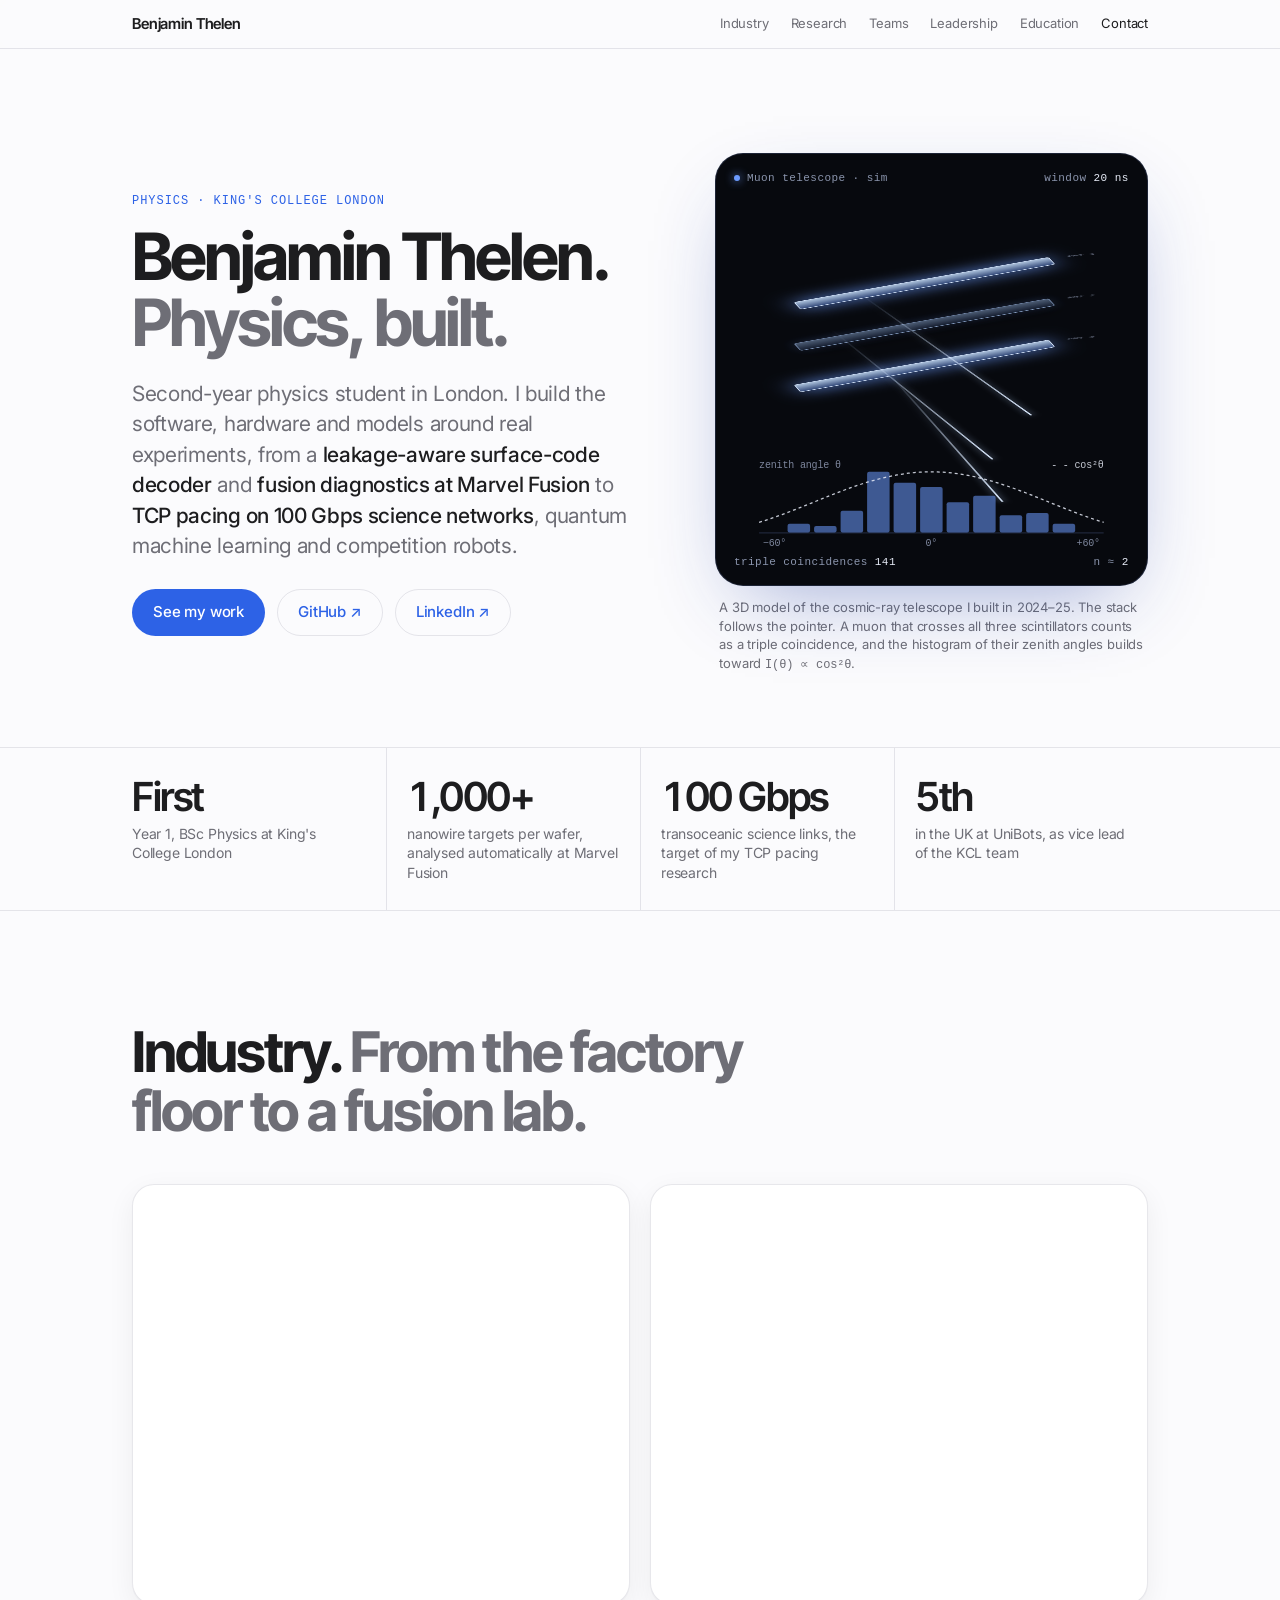
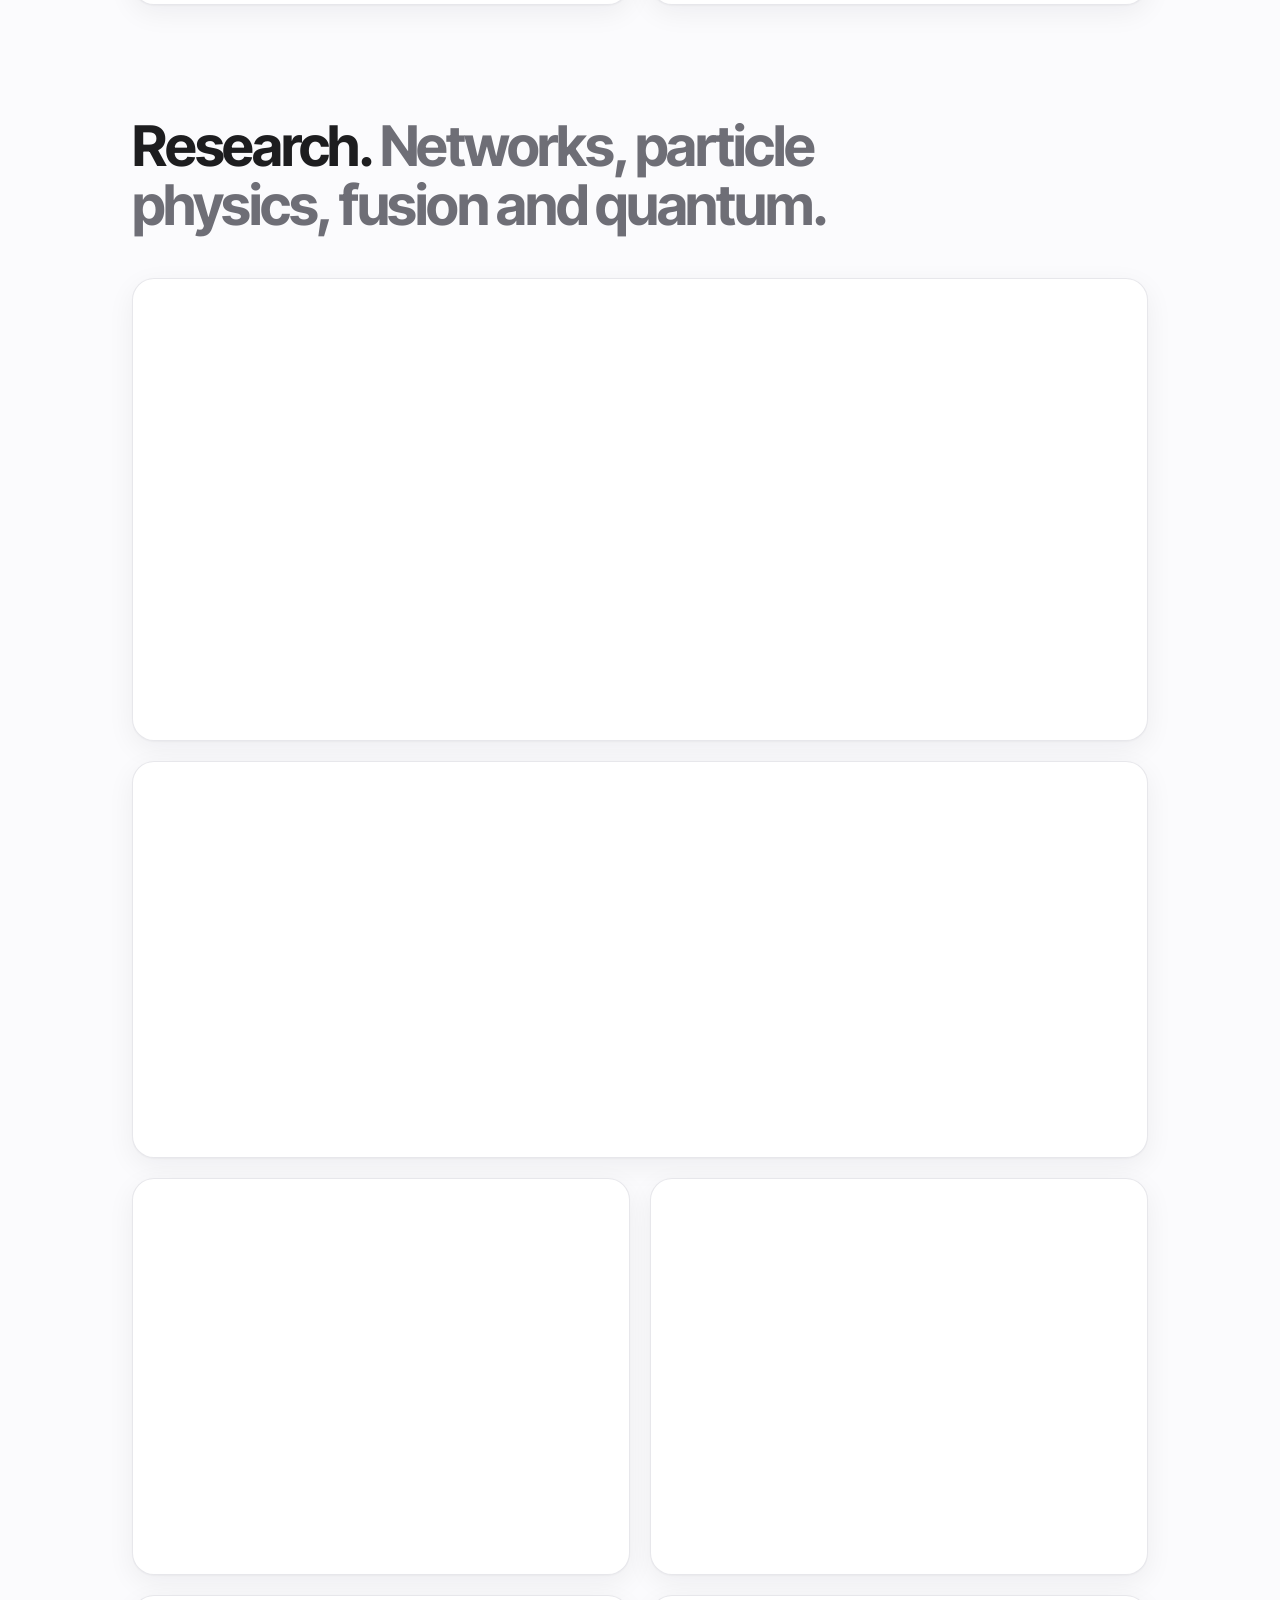
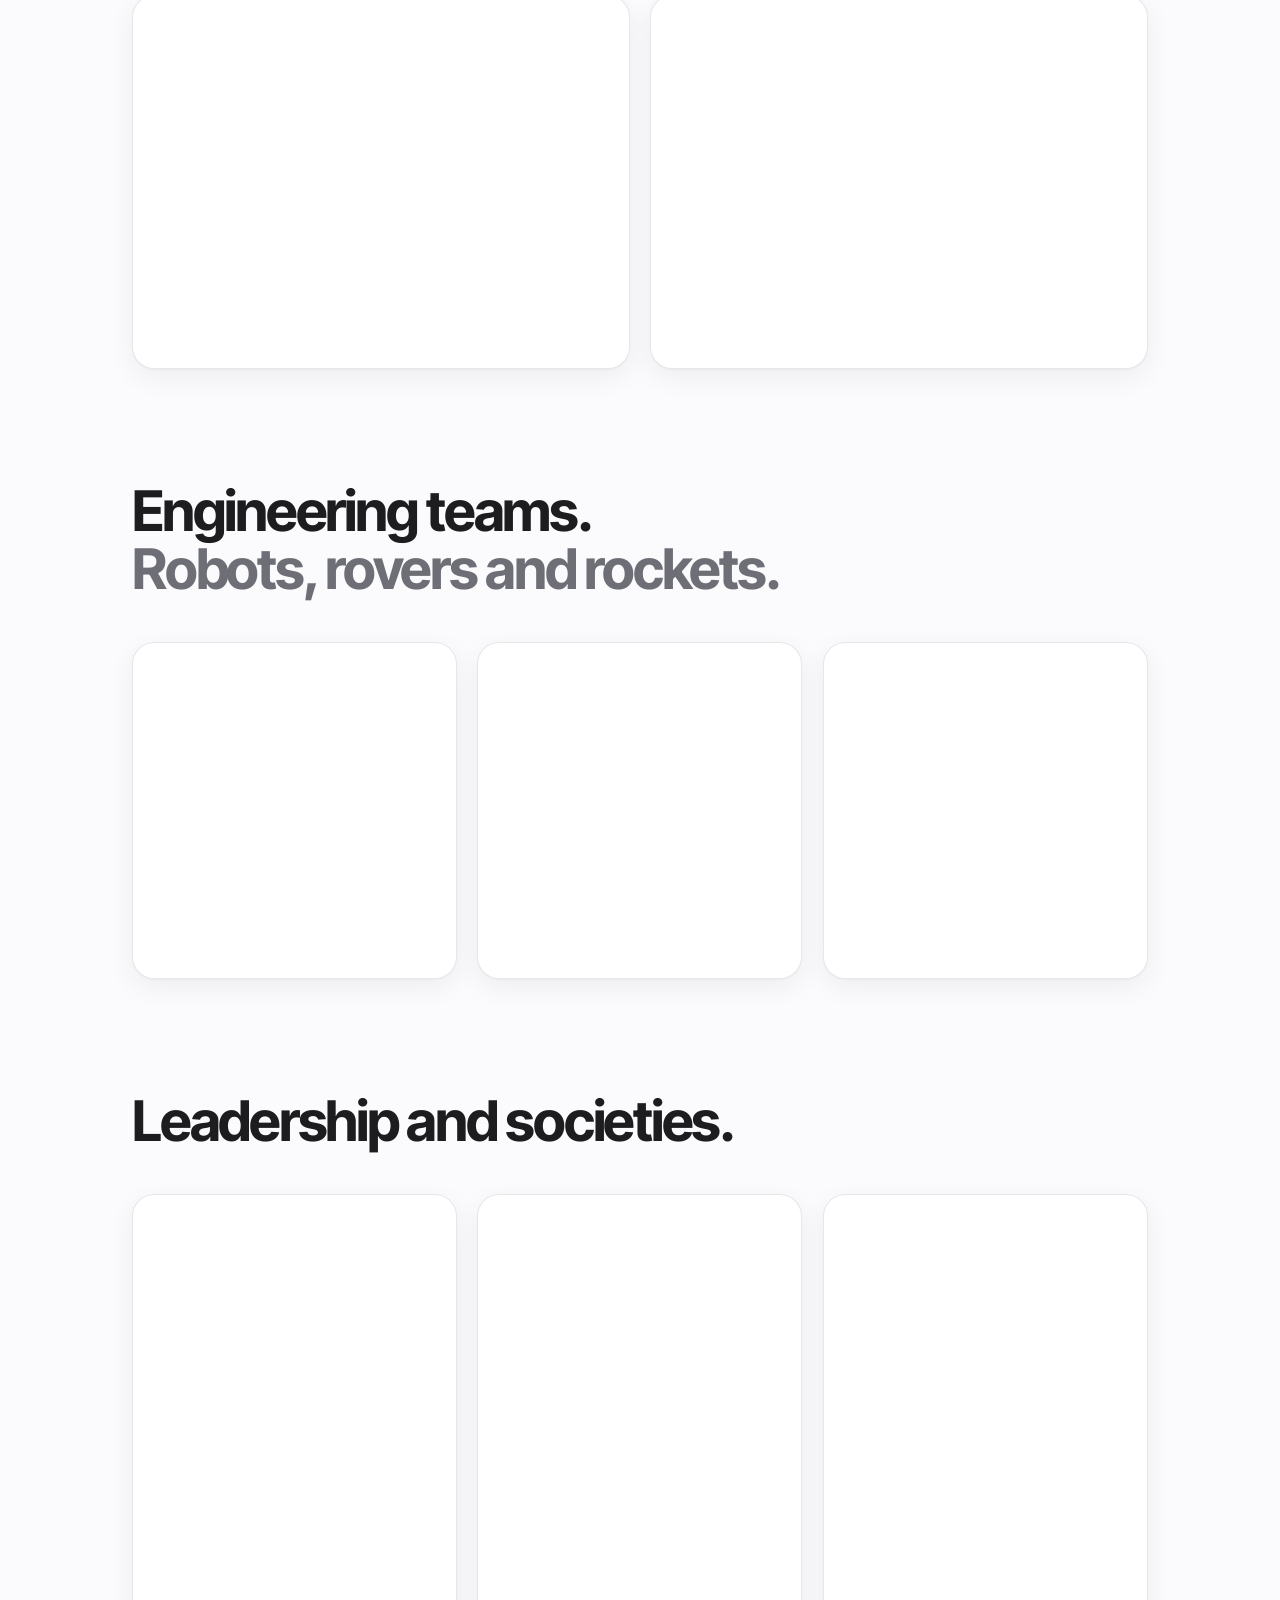
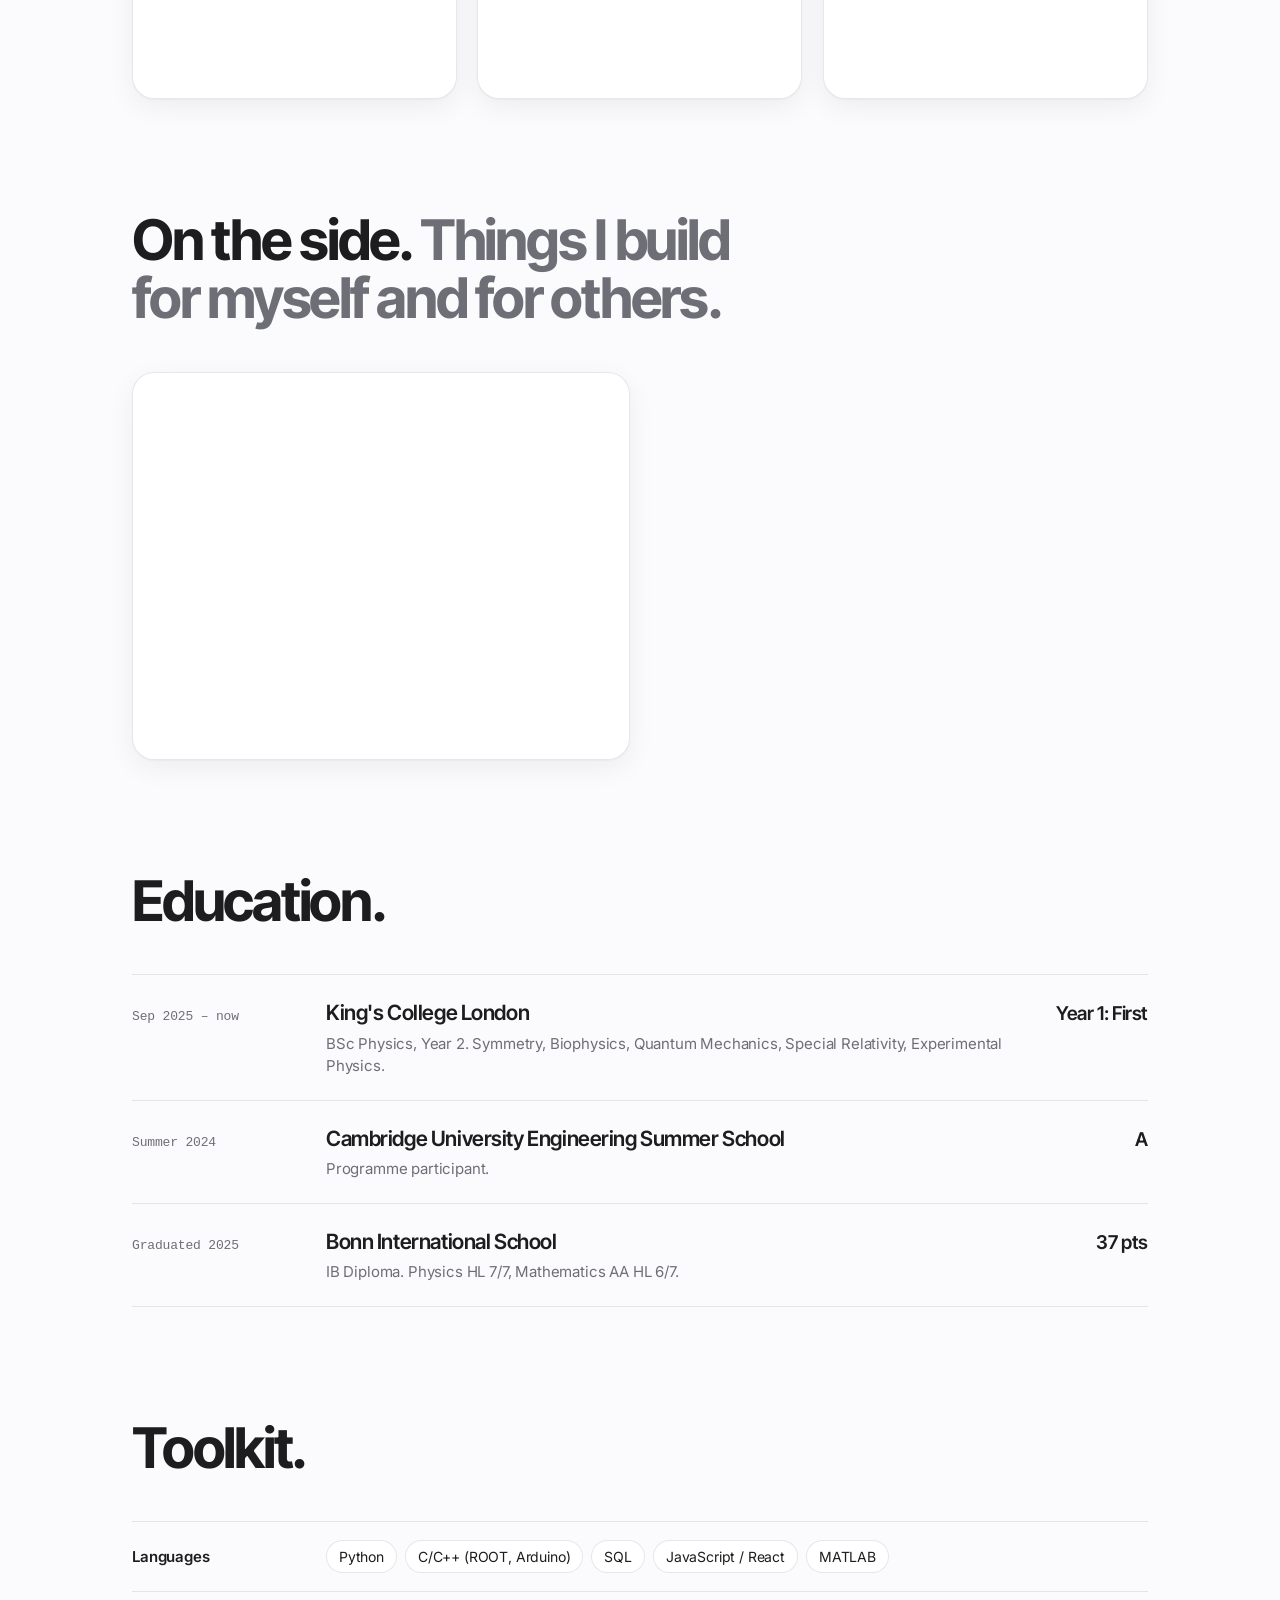
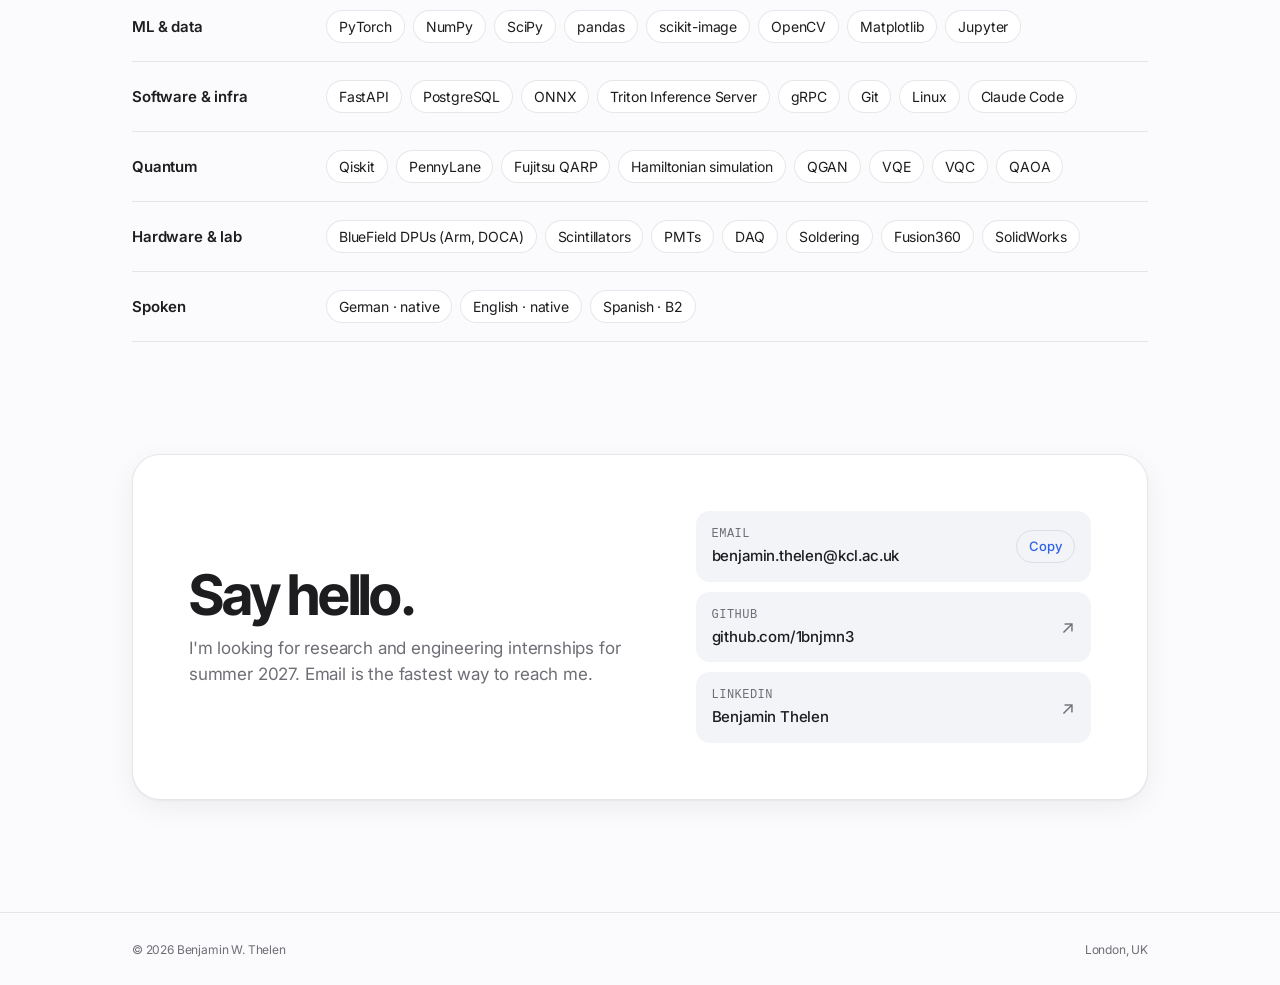
<file: index.html>
<!doctype html>
<html lang="en">
<head>
<meta charset="utf-8">
<meta name="viewport" content="width=device-width, initial-scale=1, viewport-fit=cover">
<meta property="og:title" content="Benjamin Thelen">
<meta property="og:description" content="Physics at King's College London. Fusion diagnostics, 100 Gbps networks, quantum ML and robots.">
<meta property="og:type" content="website">
<meta name="theme-color" content="#fbfbfd" media="(prefers-color-scheme: light)">
<meta name="theme-color" content="#000000" media="(prefers-color-scheme: dark)">
<link rel="icon" href="data:image/svg+xml,%3Csvg xmlns='http://www.w3.org/2000/svg' viewBox='0 0 32 32'%3E%3Crect width='32' height='32' rx='7' fill='%2307090e'/%3E%3Cpath d='M7 10h18M7 16h18M7 22h18' stroke='%236c9bff' stroke-width='2.4' stroke-linecap='round'/%3E%3Cpath d='M20 4 13 28' stroke='%23fff' stroke-width='1.4'/%3E%3C/svg%3E">
<title>Benjamin Thelen</title>
<meta name="description" content="Benjamin W. Thelen: physics at King's College London. Fusion diagnostics, 100 Gbps networks, quantum ML and robots.">
<link rel="preconnect" href="https://fonts.googleapis.com">
<link rel="preconnect" href="https://fonts.gstatic.com" crossorigin>
<link rel="stylesheet" href="https://fonts.googleapis.com/css2?family=Inter:wght@400;500;600&family=Inter+Tight:wght@600;700&display=swap">
<link rel="stylesheet" href="assets/style.css">
</head>
<body>
<nav class="nav" aria-label="Sections">
  <div class="wrap">
    <a class="brand" href="#top">Benjamin Thelen</a>
    <ul>
      <li><a href="#work">Industry</a></li>
      <li><a href="#research">Research</a></li>
      <li class="opt"><a href="#teams">Teams</a></li>
      <li class="opt"><a href="#leadership">Leadership</a></li>
      <li class="opt"><a href="#education">Education</a></li>
      <li><a href="#contact">Contact</a></li>
    </ul>
  </div>
</nav>

<header class="hero" id="top">
  <div class="wrap">
    <div>
      <p class="eyebrow">Physics · King's College London</p>
      <h1><span>Benjamin Thelen.</span><br><span class="soft">Physics, built.</span></h1>
      <p class="lede">Second-year physics student in London. I build the software, hardware and models around real experiments, from a <strong>leakage-aware surface-code decoder</strong> and <strong>fusion diagnostics at Marvel Fusion</strong> to <strong>TCP pacing on 100&nbsp;Gbps science networks</strong>, quantum machine learning and competition robots.</p>
      <div class="cta">
        <a class="btn btn-primary" href="#work">See my work</a>
        <a class="btn btn-ghost" href="https://github.com/1bnjmn3" target="_blank" rel="noopener">GitHub ↗</a>
        <a class="btn btn-ghost" href="https://www.linkedin.com/in/benjamin-t-383574277/" target="_blank" rel="noopener">LinkedIn ↗</a>
      </div>
    </div>
    <div>
      <figure class="detector" data-tilt data-tilt-max="14" aria-label="Animated 3D model of a three-panel muon telescope. The stack follows the pointer.">
        <div class="telescope-scene">
          <div class="sc-plate" data-i="0"><span class="pmt">PMT 1</span></div>
          <div class="sc-plate" data-i="1"><span class="pmt">PMT 2</span></div>
          <div class="sc-plate" data-i="2"><span class="pmt">PMT 3</span></div>
        </div>
        <canvas id="muons-hist" class="hist-canvas"></canvas>
        <div class="readout top"><span class="live">Muon telescope · sim</span><span>window <b>20 ns</b></span></div>
        <div class="readout bottom"><span>triple coincidences <b id="coinc">0</b></span><span>n ≈ <b>2</b></span></div>
      </figure>
      <p class="fig-cap">A 3D model of the cosmic-ray telescope I built in 2024–25. The stack follows the pointer. A muon that crosses all three scintillators counts as a triple coincidence, and the histogram of their zenith angles builds toward <code>I(θ) ∝ cos²θ</code>.</p>
    </div>
  </div>
</header>

<div class="stats" role="list">
  <div class="wrap">
    <div class="stat" role="listitem"><div class="n">First</div><div class="l">Year 1, BSc Physics at King's College London</div></div>
    <div class="stat" role="listitem"><div class="n">1,000+</div><div class="l">nanowire targets per wafer, analysed automatically at Marvel Fusion</div></div>
    <div class="stat" role="listitem"><div class="n">100 Gbps</div><div class="l">transoceanic science links, the target of my TCP pacing research</div></div>
    <div class="stat" role="listitem"><div class="n">5th</div><div class="l">in the UK at UniBots, as vice lead of the KCL team</div></div>
  </div>
</div>

<main>
  <!-- INDUSTRY -->
  <section class="block" id="work">
    <div class="wrap">
      <h2>Industry. <span class="soft">From the factory floor to a fusion lab.</span></h2>
      <div class="grid">
        <a class="card" data-tilt href="projects/marvel-fusion.html" aria-labelledby="card-marvel-fusion">
          <div class="meta"><span class="when">Jun – Aug 2026</span></div>
          <h3 id="card-marvel-fusion">Marvel Fusion</h3>
          <p class="role">Diagnostics Intern, Experiments Department · Munich</p>
          <ul>
            <li>Automated <strong>nanowire-target microscopy</strong> analysis in Python across full wafers of <strong>1,000+ targets</strong>, and semi-automated the photoresist scans.</li>
            <li>Built <strong>ShotLog</strong>, a full-stack web app for logging experiments. Load-tested at <strong>100 simulated concurrent users</strong>.</li>
            <li>Prepared and ran a <strong>Claude Code workshop</strong> for the AI Venture Development team.</li>
          </ul>
          <span class="card-open" aria-hidden="true">View details</span>
        </a>
        <a class="card" data-tilt href="projects/tesla-automation.html" aria-labelledby="card-tesla-automation">
          <div class="meta"><span class="when">May – Jun 2023</span></div>
          <h3 id="card-tesla-automation">Tesla Automation</h3>
          <p class="role">Engineering Intern · Prüm, Germany</p>
          <ul>
            <li>Designed automated manufacturing components using <strong>finite element analysis</strong> in SolidWorks, then rapid-prototyped them.</li>
            <li>Ran hardware testing and quality verification for <strong>industrial control systems</strong> and mechanical assemblies.</li>
          </ul>
          <span class="card-open" aria-hidden="true">View details</span>
        </a>
      </div>
    </div>
  </section>

  <!-- RESEARCH -->
  <section class="block" id="research">
    <div class="wrap">
      <h2>Research. <span class="soft">Networks, particle physics, fusion and quantum.</span></h2>
      <div class="grid">
        <a class="card feature span-2" data-tilt data-tilt-max="7" href="projects/adaptive-leakage-decoding.html" aria-labelledby="card-adaptive-leakage-decoding">
          <div class="feature-body">
            <div style="display:grid; gap:14px; min-width:0">
              <div class="meta"><span class="when">2026</span><span class="badge">Public repo</span></div>
              <h3 id="card-adaptive-leakage-decoding">Leakage-aware surface-code decoder</h3>
              <p class="role">Independent research · heralded erasure on a rotated surface code</p>
              <ul>
                <li>At <strong>d = 7</strong> and heralded-erasure rate <strong>2×10⁻²</strong>, adaptive PyMatching's logical error rate per round is <strong>16.0× lower</strong> than static matching (1.70×10⁻³ vs 1.06×10⁻⁴, 600,000 shots).</li>
                <li>Extrapolated qubit savings from fits at d = 3, 5 and 7 reach <strong>4.78×</strong> at that rate, and <strong>1.23×</strong> when the erasure rate equals the Pauli rate (2×10⁻³), for a 10⁻⁶ window target.</li>
                <li>Heralded erasure is a <strong>simplified stand-in for leakage</strong>, not leakage itself.</li>
              </ul>
              <span class="card-open" aria-hidden="true">View details</span>
            </div>
            <div class="decoder-viz tilt-layer" id="decoder-viz" data-mode="auto" aria-hidden="true"></div>
          </div>
        </a>

        <a class="card feature span-2" data-tilt data-tilt-max="7" href="projects/tcp-pacing.html" aria-labelledby="card-tcp-pacing">
          <div class="feature-body">
            <div style="display:grid; gap:14px; min-width:0">
              <div class="meta"><span class="when">Jan 2026 – now</span><span class="badge">Lead project</span></div>
              <h3 id="card-tcp-pacing">Hardware-offloaded TCP pacing</h3>
              <p class="role">Lead Researcher · GNA-G Data Intensive Science Working Group</p>
              <ul>
                <li>Cutting packet loss on <strong>100&nbsp;Gbps transoceanic science links</strong> by pacing TCP in <strong>NVIDIA BlueField DPU</strong> hardware.</li>
                <li>Ran a baseline on a real <strong>100G Los Angeles – Amsterdam path</strong> (165&nbsp;ms RTT). Designing the comparison of no pacing, Linux software pacing and NIC hardware pacing.</li>
                <li>Designing an adaptive controller on the DPU's <strong>Arm cores</strong> that sets the ConnectX hardware rate limiter per flow.</li>
              </ul>
              <span class="card-open" aria-hidden="true">View details</span>
            </div>
            <div class="path" aria-label="Diagram of paced versus bursty traffic on the LA to Amsterdam path">
              <svg viewBox="0 0 320 150" role="img" aria-labelledby="pathTitle">
                <title id="pathTitle">Bursty traffic versus traffic paced on the DPU</title>
                <text x="0" y="14" font-family="ui-monospace, monospace" font-size="10" fill="currentColor" style="color:var(--fg-2)" opacity=".75">LAX</text>
                <text x="320" y="14" text-anchor="end" font-family="ui-monospace, monospace" font-size="10" fill="currentColor" style="color:var(--fg-2)" opacity=".75">AMS</text>
                <!-- bursty -->
                <text x="0" y="40" font-family="ui-monospace, monospace" font-size="9" fill="currentColor" style="color:var(--fg-2)" opacity=".75">OS bursts</text>
                <line x1="0" y1="64" x2="320" y2="64" stroke="currentColor" style="color:var(--fg-2)" stroke-opacity=".3" stroke-width="1"/>
                <g fill="currentColor" style="color:var(--fg-2)" opacity=".7">
                  <rect x="8" y="48" width="3" height="16"/><rect x="13" y="48" width="3" height="16"/><rect x="18" y="48" width="3" height="16"/><rect x="23" y="48" width="3" height="16"/><rect x="28" y="48" width="3" height="16"/><rect x="33" y="48" width="3" height="16"/>
                  <rect x="118" y="48" width="3" height="16"/><rect x="123" y="48" width="3" height="16"/><rect x="128" y="48" width="3" height="16"/><rect x="133" y="48" width="3" height="16"/><rect x="138" y="48" width="3" height="16"/><rect x="143" y="48" width="3" height="16"/>
                  <rect x="228" y="48" width="3" height="16"/><rect x="233" y="48" width="3" height="16"/><rect x="238" y="48" width="3" height="16"/><rect x="243" y="48" width="3" height="16"/><rect x="248" y="48" width="3" height="16"/><rect x="253" y="48" width="3" height="16"/>
                </g>
                <!-- paced -->
                <text x="0" y="100" font-family="ui-monospace, monospace" font-size="9" fill="currentColor" style="color:var(--accent)">Paced on DPU</text>
                <line x1="0" y1="124" x2="320" y2="124" stroke="currentColor" style="color:var(--accent)" stroke-opacity=".35" stroke-width="1"/>
                <g fill="currentColor" style="color:var(--accent)">
                  <rect x="8" y="108" width="3" height="16"/><rect x="25" y="108" width="3" height="16"/><rect x="42" y="108" width="3" height="16"/><rect x="59" y="108" width="3" height="16"/><rect x="76" y="108" width="3" height="16"/><rect x="93" y="108" width="3" height="16"/>
                  <rect x="110" y="108" width="3" height="16"/><rect x="127" y="108" width="3" height="16"/><rect x="144" y="108" width="3" height="16"/><rect x="161" y="108" width="3" height="16"/><rect x="178" y="108" width="3" height="16"/><rect x="195" y="108" width="3" height="16"/>
                  <rect x="212" y="108" width="3" height="16"/><rect x="229" y="108" width="3" height="16"/><rect x="246" y="108" width="3" height="16"/><rect x="263" y="108" width="3" height="16"/><rect x="280" y="108" width="3" height="16"/><rect x="297" y="108" width="3" height="16"/>
                </g>
              </svg>
              <div class="legend">
                <div><b>100G</b>link</div>
                <div><b>165 ms</b>round trip</div>
                <div><b>Arm</b>DPU cores</div>
              </div>
            </div>
          </div>
        </a>

        <a class="card" data-tilt href="projects/cern-lpc-ml-hackathon.html" aria-labelledby="card-cern-lpc-ml-hackathon">
          <div class="meta"><span class="when">Feb 2026</span><span class="badge">Accepted &amp; integrated</span></div>
          <h3 id="card-cern-lpc-ml-hackathon">CERN / LPC ML Inference Hackathon</h3>
          <p class="role">Project Developer · CMS data production</p>
          <ul>
            <li>Ported ONNX models (ResNet50) into <strong>CMSSW</strong> through inference-as-a-service: <strong>SONIC</strong> and <strong>Triton Inference Server</strong> over gRPC.</li>
          </ul>
          <span class="card-open" aria-hidden="true">View details</span>
        </a>

        <a class="card" data-tilt href="projects/quantum-ml-fusion.html" aria-labelledby="card-quantum-ml-fusion">
          <div class="meta"><span class="when">Oct 2025 – now</span></div>
          <h3 id="card-quantum-ml-fusion">Quantum ML for Fusion Energy</h3>
          <p class="role">Independent Researcher &amp; Author · paper in draft</p>
          <ul>
            <li>Built an <strong>8-qubit hybrid QNN</strong> that predicts plasma disruptions with <strong>AUC &gt; 0.85</strong> under 1% simulated noise.</li>
            <li>A <strong>quantum GAN</strong> generates synthetic shots, improving the classical model by <strong>3.21%</strong>.</li>
            <li>Presented early findings at IBM's <strong>Qiskit Fall Fest 2025</strong> and <strong>Quirk+</strong>, to an audience including Google, AWS, IBM and QuEra.</li>
          </ul>
          <span class="card-open" aria-hidden="true">View details</span>
        </a>

        <a class="card" data-tilt href="projects/fujitsu-quantum-simulator.html" aria-labelledby="card-fujitsu-quantum-simulator">
          <div class="meta"><span class="when">Jan 2026 – now</span></div>
          <h3 id="card-fujitsu-quantum-simulator">Fujitsu Quantum Simulator Challenge</h3>
          <p class="role">Team Lead · carbon capture on a 40-qubit simulator</p>
          <ul>
            <li>Building a <strong>QGAN–VQE pipeline</strong> on Fujitsu's 40-qubit simulator to find metal-organic frameworks with higher CO₂ selectivity.</li>
            <li>Running <strong>QAOA on a QUBO model</strong> to optimise a 40-node global facility placement network.</li>
          </ul>
          <span class="card-open" aria-hidden="true">View details</span>
        </a>

        <a class="card" data-tilt href="projects/cosmic-ray-muon-flux.html" aria-labelledby="card-cosmic-ray-muon-flux">
          <div class="meta"><span class="when">2024 – 2025</span></div>
          <h3 id="card-cosmic-ray-muon-flux">Cosmic Ray Muon Flux</h3>
          <p class="role">Independent project · triple coincidence</p>
          <ul>
            <li>Built a three-panel <strong>plastic scintillator telescope</strong> on a QuarkNet DAQ with a <strong>20&nbsp;ns</strong> coincidence window.</li>
            <li>Set up Linux and Muonic to digitise <strong>PMT pulses</strong> above a 300&nbsp;mV threshold.</li>
            <li>Fitted the zenith dependence <span style="font-family:var(--mono);font-size:14px">I(θ) ∝ cosⁿθ</span> and extracted <strong>n ≈ 2</strong>.</li>
          </ul>
          <span class="card-open" aria-hidden="true">View details</span>
        </a>
      </div>
    </div>
  </section>

  <!-- TEAMS -->
  <section class="block" id="teams">
    <div class="wrap">
      <h2>Engineering teams. <span class="soft">Robots, rovers and rockets.</span></h2>
      <div class="grid three">
        <a class="card" data-tilt href="projects/unibots.html" aria-labelledby="card-unibots">
          <div class="meta"><span class="when">Nov 2025 – Jun 2026</span><span class="badge">5th nationally</span></div>
          <h3 id="card-unibots">UniBots</h3>
          <p class="role">Vice Lead, Hardware &amp; Computer Vision</p>
          <ul>
            <li>Co-led the team. Built computer vision, <strong>Fusion360</strong> CAD, 3D-printed and laser-cut acrylic parts, and soldered PCBs.</li>
          </ul>
          <span class="card-open" aria-hidden="true">View details</span>
        </a>
        <a class="card" data-tilt href="projects/european-rover-challenge.html" aria-labelledby="card-european-rover-challenge">
          <div class="meta"><span class="when">Sep 2025 – now</span></div>
          <h3 id="card-european-rover-challenge">European Rover Challenge</h3>
          <p class="role">Mechatronics Team Member</p>
          <ul>
            <li>Designing the <strong>robotic arm and chassis</strong> subsystems and integrating power electronics for sensors and wheel actuation.</li>
          </ul>
          <span class="card-open" aria-hidden="true">View details</span>
        </a>
        <a class="card" data-tilt href="projects/kcl-rocketry.html" aria-labelledby="card-kcl-rocketry">
          <div class="meta"><span class="when">Sep 2025 – Jun 2026</span><span class="badge">National qualifier</span></div>
          <h3 id="card-kcl-rocketry">KCL Rocketry</h3>
          <p class="role">Materials, Manufacturing &amp; Simulation</p>
          <ul>
            <li>Material analysis, 3D printing and laser cutting, and <strong>OpenRocket</strong> simulations for G-class payloads.</li>
          </ul>
          <span class="card-open" aria-hidden="true">View details</span>
        </a>
      </div>
    </div>
  </section>


  <!-- LEADERSHIP -->
  <section class="block" id="leadership">
    <div class="wrap">
      <h2>Leadership and societies.</h2>
      <div class="grid three">
        <article class="card" data-tilt>
          <div class="meta"><span class="when">2026/27</span><span class="badge">Co-President</span></div>
          <h3>KCL Quantum Mechanics Society</h3>
          <p class="role">Co-President</p>
          <p class="card-blurb">Co-president of the Quantum Mechanics Society at King's College London.</p>
          <div class="out-links">
            <a href="https://kcl-quantum.vercel.app/" target="_blank" rel="noopener">Website ↗</a>
            <a href="https://www.kclsu.org/groups/activities/join/group/quantummech_society/" target="_blank" rel="noopener">KCLSU ↗</a>
            <a href="https://www.instagram.com/kclquantummechanics/" target="_blank" rel="noopener">Instagram ↗</a>
          </div>
        </article>
        <article class="card" data-tilt>
          <div class="meta"><span class="when">2026/27</span><span class="badge">Committee</span></div>
          <h3>KCL Electronics Society</h3>
          <p class="role">Events Lead</p>
          <p class="card-blurb">Events Lead on the 2026/27 committee of KCL Electronics Society.</p>
          <div class="out-links">
            <a href="https://kclelectronics.co.uk/" target="_blank" rel="noopener">Website ↗</a>
            <a href="https://www.kclsu.org/groups/activities/join/group/rie/" target="_blank" rel="noopener">KCLSU ↗</a>
            <a href="https://www.instagram.com/kclelectronics/" target="_blank" rel="noopener">Instagram ↗</a>
          </div>
        </article>
        <article class="card" data-tilt>
          <div class="meta"><span class="when">2026/27</span><span class="badge">Team Leader</span></div>
          <h3>KCL RedForge</h3>
          <p class="role">Team Leader</p>
          <p class="card-blurb">Team Leader of KCL RedForge, an undergrad engineering team. Last year the team entered the European Rover Challenge, got about 90% of the way, and missed qualifying on a drone power fault. This year it is running MachX, a UK rocketry competition. Separately, I am a Mechatronics Team Member on the ERC rover.</p>
          <div class="out-links">
            <a href="https://kcl-redforge.github.io/" target="_blank" rel="noopener">Website ↗</a>
            <a href="https://github.com/kcl-RedForge" target="_blank" rel="noopener">GitHub ↗</a>
            <a href="projects/european-rover-challenge.html">ERC role</a>
            <a href="https://www.exo.events/mach-x" target="_blank" rel="noopener">MachX ↗</a>
          </div>
        </article>
      </div>
    </div>
  </section>

  <!-- SIDE -->
  <section class="block" id="side">
    <div class="wrap">
      <h2>On the side. <span class="soft">Things I build for myself and for others.</span></h2>
      <div class="grid">
        <a class="card" data-tilt href="projects/droppy-gate.html" aria-labelledby="card-droppy-gate">
          <div class="meta"><span class="when">Personal</span></div>
          <h3 id="card-droppy-gate">Droppy Gate</h3>
          <p class="role">A local router for my own fleet of AI agents</p>
          <ul>
            <li>LoRA fine-tuned <strong>Qwen2.5-0.5B</strong> with MLX on Apple Silicon to decide which agent and model handles each request.</li>
            <li>On a frozen 100-example held-out set: <strong>100% valid JSON, 93% exact routing</strong>. More model-labelled data made it worse, so I shipped a weight average of two adapters.</li>
          </ul>
          <span class="card-open" aria-hidden="true">View details</span>
        </a>
      </div>
    </div>
  </section>

  <!-- EDUCATION -->
  <section class="block" id="education">
    <div class="wrap">
      <h2>Education.</h2>
      <ul class="timeline">
        <li>
          <span class="when">Sep 2025 – now</span>
          <div><h3>King's College London</h3><p>BSc Physics, Year 2. Symmetry, Biophysics, Quantum Mechanics, Special Relativity, Experimental Physics.</p></div>
          <span class="grade">Year 1: First</span>
        </li>
        <li>
          <span class="when">Summer 2024</span>
          <div><h3>Cambridge University Engineering Summer School</h3><p>Programme participant.</p></div>
          <span class="grade">A</span>
        </li>
        <li>
          <span class="when">Graduated 2025</span>
          <div><h3>Bonn International School</h3><p>IB Diploma. Physics HL 7/7, Mathematics AA HL 6/7.</p></div>
          <span class="grade">37 pts</span>
        </li>
      </ul>
    </div>
  </section>

  <!-- TOOLKIT -->
  <section class="block" id="toolkit">
    <div class="wrap">
      <h2>Toolkit.</h2>
      <div class="kit">
        <div class="kit-row"><h3>Languages</h3><div class="chips"><span class="chip">Python</span><span class="chip">C/C++ (ROOT, Arduino)</span><span class="chip">SQL</span><span class="chip">JavaScript / React</span><span class="chip">MATLAB</span></div></div>
        <div class="kit-row"><h3>ML &amp; data</h3><div class="chips"><span class="chip">PyTorch</span><span class="chip">NumPy</span><span class="chip">SciPy</span><span class="chip">pandas</span><span class="chip">scikit-image</span><span class="chip">OpenCV</span><span class="chip">Matplotlib</span><span class="chip">Jupyter</span></div></div>
        <div class="kit-row"><h3>Software &amp; infra</h3><div class="chips"><span class="chip">FastAPI</span><span class="chip">PostgreSQL</span><span class="chip">ONNX</span><span class="chip">Triton Inference Server</span><span class="chip">gRPC</span><span class="chip">Git</span><span class="chip">Linux</span><span class="chip">Claude Code</span></div></div>
        <div class="kit-row"><h3>Quantum</h3><div class="chips"><span class="chip">Qiskit</span><span class="chip">PennyLane</span><span class="chip">Fujitsu QARP</span><span class="chip">Hamiltonian simulation</span><span class="chip">QGAN</span><span class="chip">VQE</span><span class="chip">VQC</span><span class="chip">QAOA</span></div></div>
        <div class="kit-row"><h3>Hardware &amp; lab</h3><div class="chips"><span class="chip">BlueField DPUs (Arm, DOCA)</span><span class="chip">Scintillators</span><span class="chip">PMTs</span><span class="chip">DAQ</span><span class="chip">Soldering</span><span class="chip">Fusion360</span><span class="chip">SolidWorks</span></div></div>
        <div class="kit-row"><h3>Spoken</h3><div class="chips"><span class="chip">German · native</span><span class="chip">English · native</span><span class="chip">Spanish · B2</span></div></div>
      </div>
    </div>
  </section>

  <!-- CONTACT -->
  <section class="block contact" id="contact">
    <div class="wrap">
      <div class="contact-card">
        <div>
          <h2>Say hello.</h2>
          <p>I'm looking for research and engineering internships for summer 2027. Email is the fastest way to reach me.</p>
        </div>
        <div class="links">
          <div class="link-row">
            <div class="stack"><span class="k">Email</span><span class="v" id="email">benjamin.thelen@kcl.ac.uk</span></div>
            <button class="copy" id="copyBtn" type="button">Copy</button>
          </div>
          <a class="link-row" href="https://github.com/1bnjmn3" target="_blank" rel="noopener">
            <div class="stack"><span class="k">GitHub</span><span class="v">github.com/1bnjmn3</span></div><span class="arrow">↗</span>
          </a>
          <a class="link-row" href="https://www.linkedin.com/in/benjamin-t-383574277/" target="_blank" rel="noopener">
            <div class="stack"><span class="k">LinkedIn</span><span class="v">Benjamin Thelen</span></div><span class="arrow">↗</span>
          </a>
        </div>
      </div>
    </div>
  </section>
</main>

<footer>
  <div class="wrap">
    <span>© 2026 Benjamin W. Thelen</span>
    <span>London, UK</span>
  </div>
</footer>

<script src="assets/site.js"></script>
<script src="assets/muons.js"></script>
<script src="assets/decoder.js"></script>
</body>
</html>
</file>
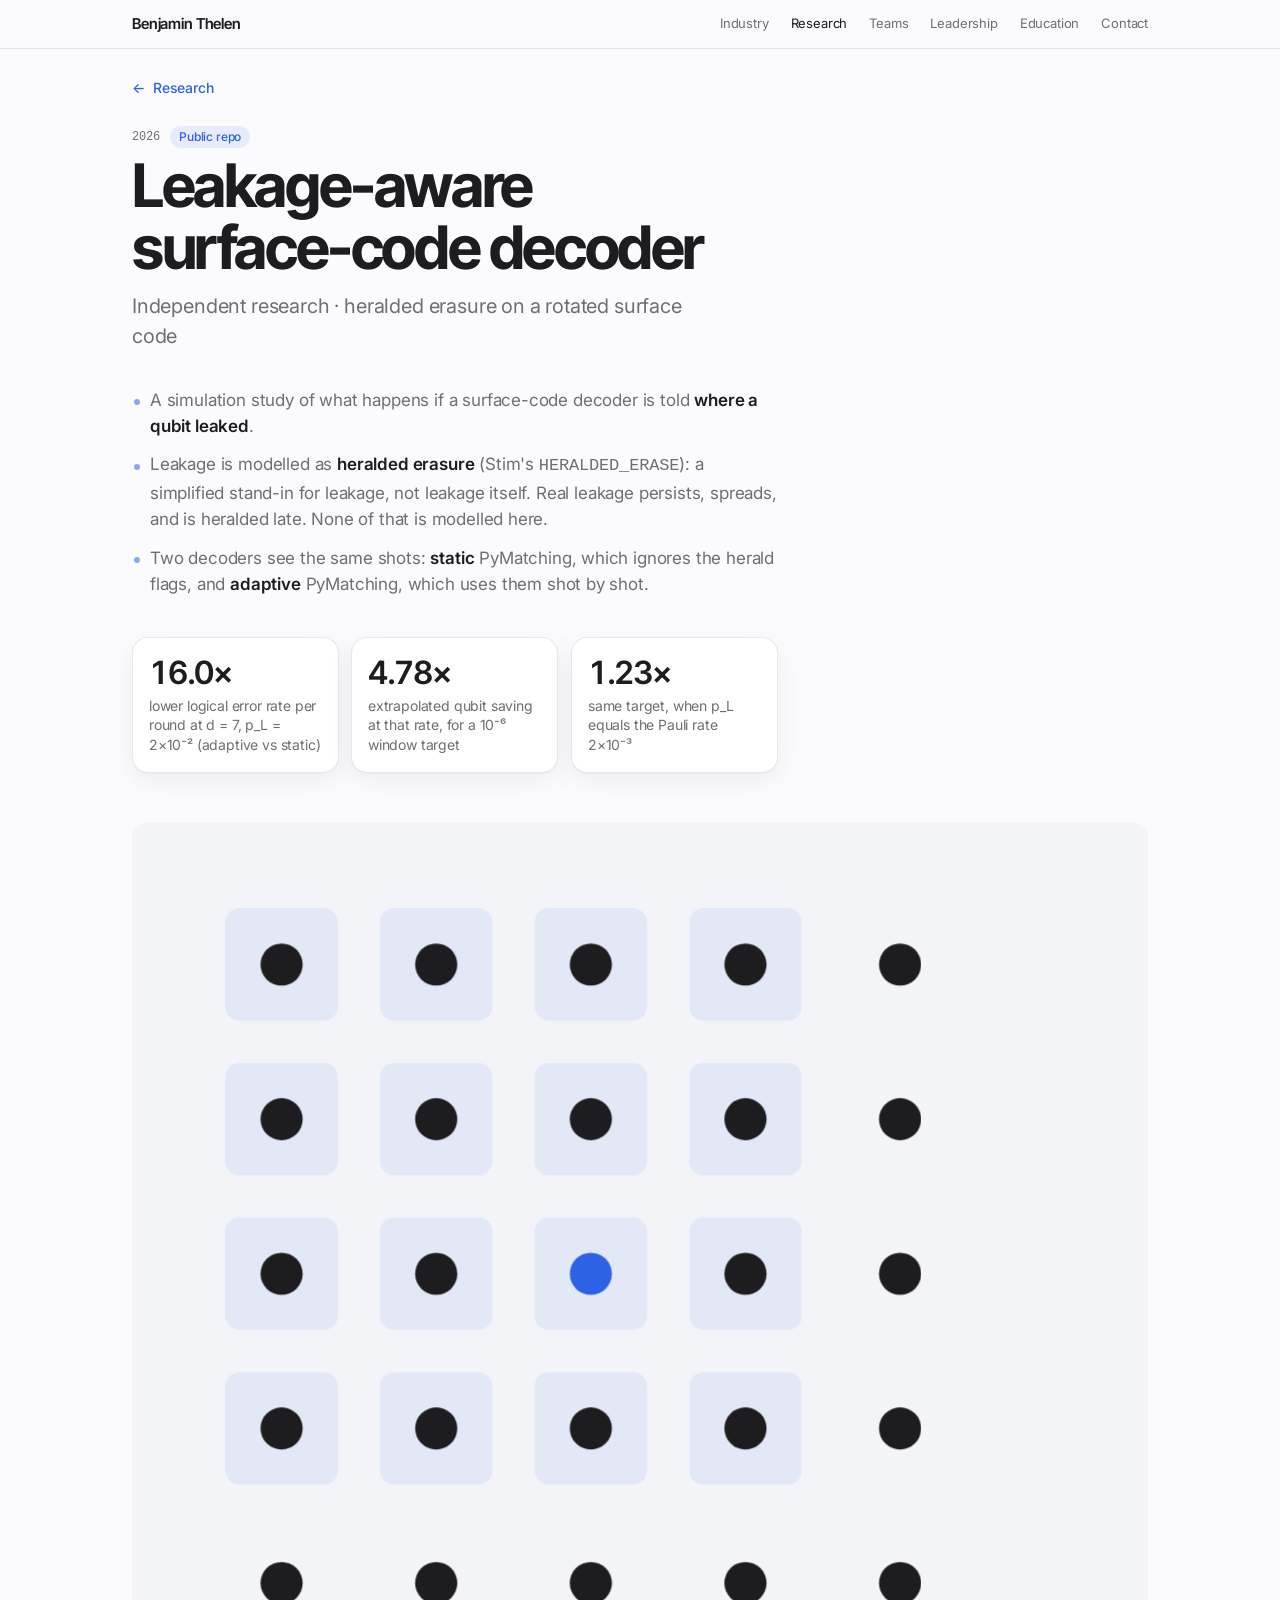
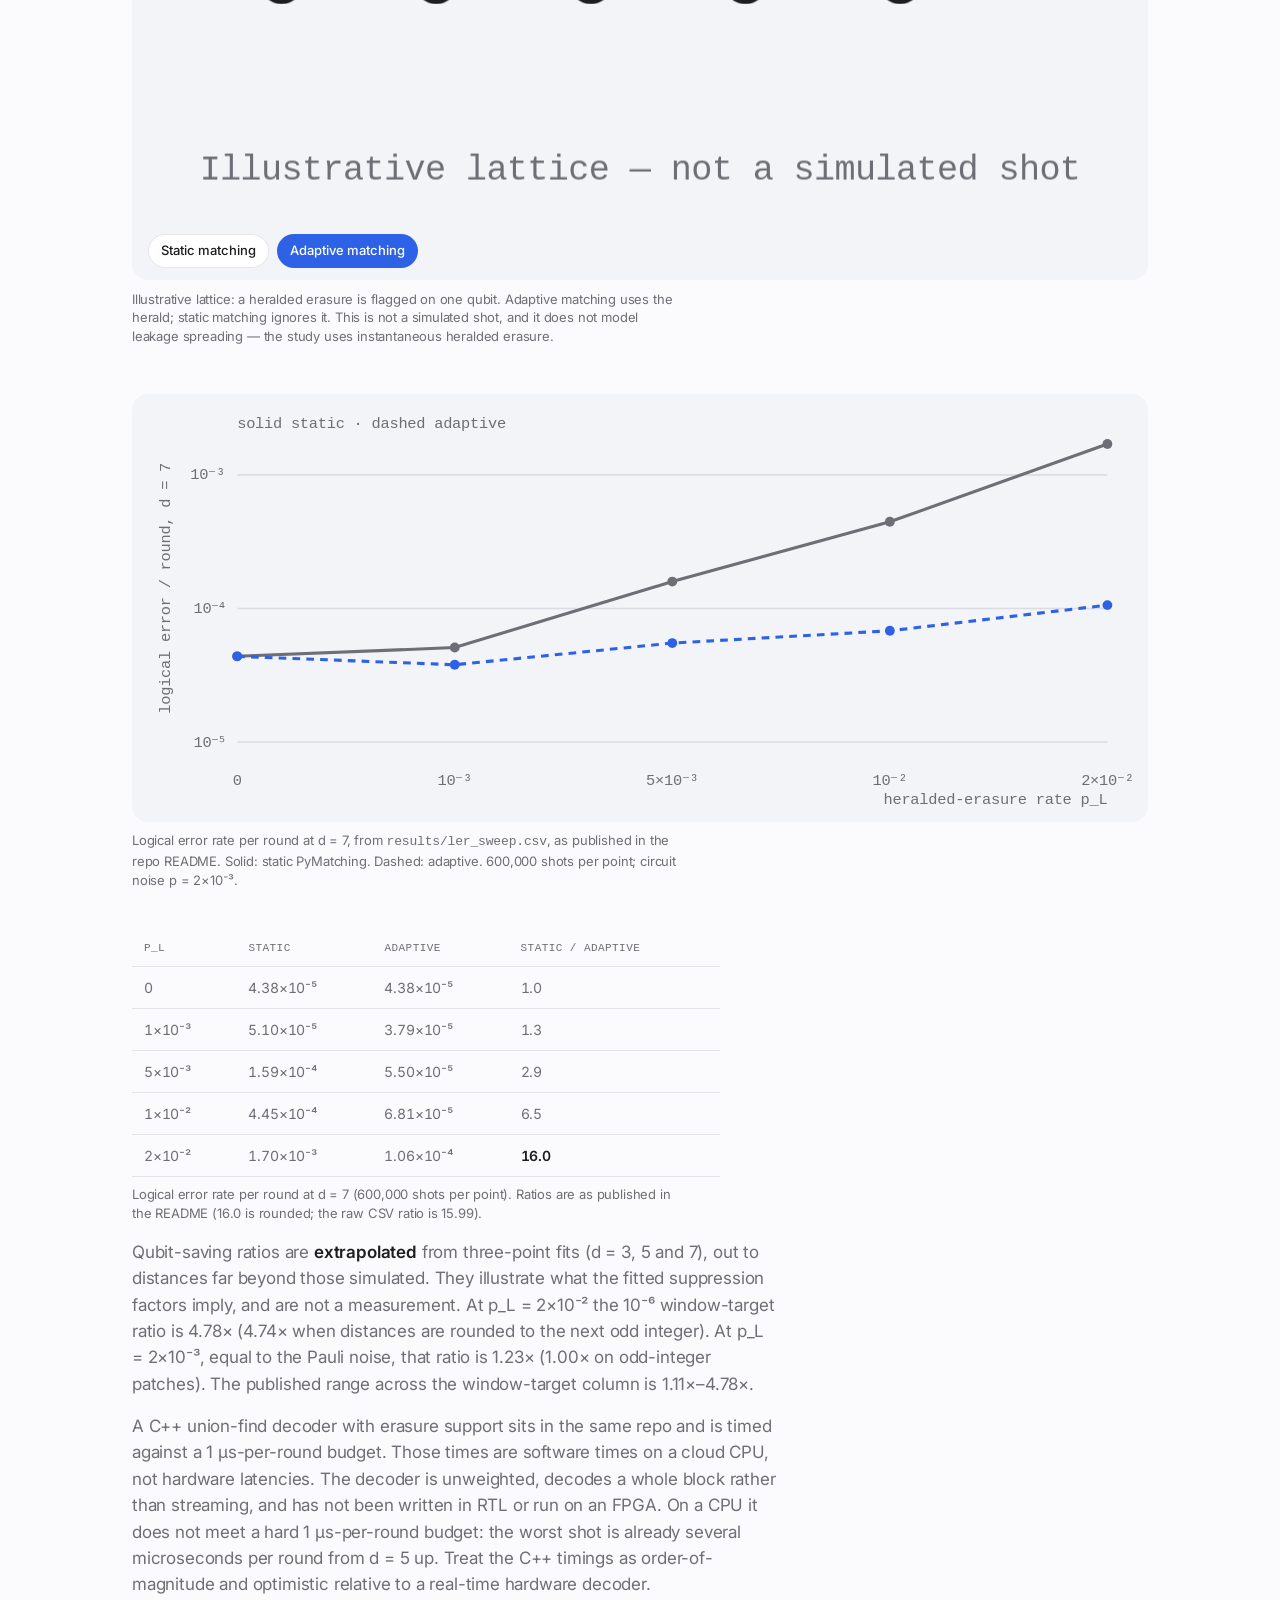
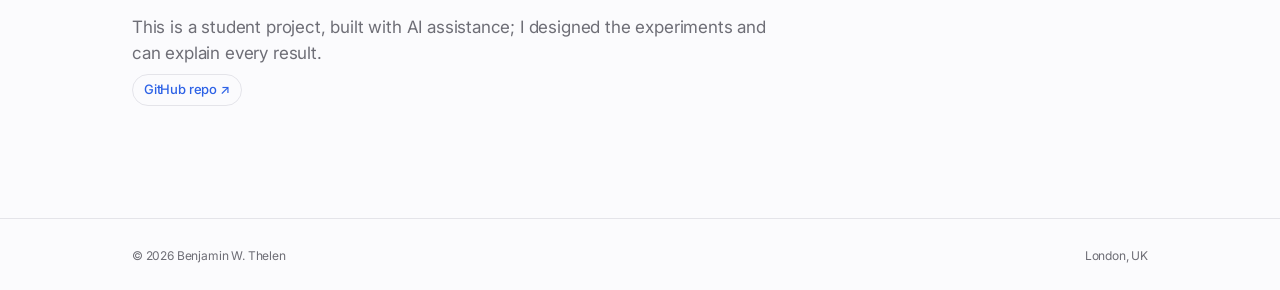
<file: projects/adaptive-leakage-decoding.html>
<!doctype html>
<html lang="en">
<head>
<meta charset="utf-8">
<meta name="viewport" content="width=device-width, initial-scale=1, viewport-fit=cover">
<meta property="og:title" content="Leakage-aware surface-code decoder · Benjamin Thelen">
<meta property="og:description" content="Adaptive versus static surface-code decoding under heralded leakage, with audited results from a public Stim benchmark.">
<meta property="og:type" content="website">
<meta name="theme-color" content="#fbfbfd" media="(prefers-color-scheme: light)">
<meta name="theme-color" content="#000000" media="(prefers-color-scheme: dark)">
<link rel="icon" href="data:image/svg+xml,%3Csvg xmlns='http://www.w3.org/2000/svg' viewBox='0 0 32 32'%3E%3Crect width='32' height='32' rx='7' fill='%2307090e'/%3E%3Cpath d='M7 10h18M7 16h18M7 22h18' stroke='%236c9bff' stroke-width='2.4' stroke-linecap='round'/%3E%3Cpath d='M20 4 13 28' stroke='%23fff' stroke-width='1.4'/%3E%3C/svg%3E">
<title>Leakage-aware surface-code decoder · Benjamin Thelen</title>
<meta name="description" content="Adaptive versus static surface-code decoding under heralded leakage, with audited results from a public Stim benchmark.">
<link rel="preconnect" href="https://fonts.googleapis.com">
<link rel="preconnect" href="https://fonts.gstatic.com" crossorigin>
<link rel="stylesheet" href="https://fonts.googleapis.com/css2?family=Inter:wght@400;500;600&family=Inter+Tight:wght@600;700&display=swap">
<link rel="stylesheet" href="../assets/style.css">
</head>
<body class="page-project" data-nav="research">
<nav class="nav" aria-label="Sections">
  <div class="wrap">
    <a class="brand" href="../index.html">Benjamin Thelen</a>
    <ul>
      <li><a href="../index.html#work">Industry</a></li>
      <li><a href="../index.html#research">Research</a></li>
      <li class="opt"><a href="../index.html#teams">Teams</a></li>
      <li class="opt"><a href="../index.html#leadership">Leadership</a></li>
      <li class="opt"><a href="../index.html#education">Education</a></li>
      <li><a href="../index.html#contact">Contact</a></li>
    </ul>
  </div>
</nav>

<main>
  <article class="project">
    <div class="wrap">
      <a class="back" href="../index.html#research">Research</a>
      <div class="project-head">
        <div class="meta"><span class="when">2026</span><span class="badge">Public repo</span></div>
        <h1>Leakage-aware surface-code decoder</h1>
        <p class="role">Independent research · heralded erasure on a rotated surface code</p>
      </div>
      <div class="project-body">
        <ul>
          <li>A simulation study of what happens if a surface-code decoder is told <strong>where a qubit leaked</strong>.</li>
          <li>Leakage is modelled as <strong>heralded erasure</strong> (Stim's <code>HERALDED_ERASE</code>): a simplified stand-in for leakage, not leakage itself. Real leakage persists, spreads, and is heralded late. None of that is modelled here.</li>
          <li>Two decoders see the same shots: <strong>static</strong> PyMatching, which ignores the herald flags, and <strong>adaptive</strong> PyMatching, which uses them shot by shot.</li>
        </ul>
      </div>
      <div class="results">
        <div class="stat" data-tilt data-tilt-max="6"><div class="n">16.0×</div><div class="l">lower logical error rate per round at d = 7, p_L = 2×10⁻² (adaptive vs static)</div></div>
        <div class="stat" data-tilt data-tilt-max="6"><div class="n">4.78×</div><div class="l">extrapolated qubit saving at that rate, for a 10⁻⁶ window target</div></div>
        <div class="stat" data-tilt data-tilt-max="6"><div class="n">1.23×</div><div class="l">same target, when p_L equals the Pauli rate 2×10⁻³</div></div>
      </div>
      <div class="project-visual" data-tilt data-tilt-max="8">
        <div class="decoder-viz" id="decoder-viz">
          <div class="decoder-tools" data-decoder-tools>
            <button type="button" data-mode-btn="static">Static matching</button>
            <button type="button" data-mode-btn="adaptive" aria-pressed="true">Adaptive matching</button>
          </div>
        </div>
        <p class="note">Illustrative lattice: a heralded erasure is flagged on one qubit. Adaptive matching uses the herald; static matching ignores it. This is not a simulated shot, and it does not model leakage spreading — the study uses instantaneous heralded erasure.</p>
      </div>
      <div class="project-visual">
        <div class="decoder-plot" id="decoder-plot" data-tilt data-tilt-max="6"></div>
        <p class="note">Logical error rate per round at d = 7, from <code>results/ler_sweep.csv</code>, as published in the repo README. Solid: static PyMatching. Dashed: adaptive. 600,000 shots per point; circuit noise p = 2×10⁻³.</p>
      </div>
      <table class="data">
        <caption class="note" style="caption-side:bottom; text-align:left; margin-top:8px;">Logical error rate per round at d = 7 (600,000 shots per point). Ratios are as published in the README (16.0 is rounded; the raw CSV ratio is 15.99).</caption>
        <thead>
          <tr><th>p_L</th><th>Static</th><th>Adaptive</th><th>Static / adaptive</th></tr>
        </thead>
        <tbody>
          <tr><td>0</td><td>4.38×10⁻⁵</td><td>4.38×10⁻⁵</td><td>1.0</td></tr>
          <tr><td>1×10⁻³</td><td>5.10×10⁻⁵</td><td>3.79×10⁻⁵</td><td>1.3</td></tr>
          <tr><td>5×10⁻³</td><td>1.59×10⁻⁴</td><td>5.50×10⁻⁵</td><td>2.9</td></tr>
          <tr><td>1×10⁻²</td><td>4.45×10⁻⁴</td><td>6.81×10⁻⁵</td><td>6.5</td></tr>
          <tr><td>2×10⁻²</td><td>1.70×10⁻³</td><td>1.06×10⁻⁴</td><td><strong>16.0</strong></td></tr>
        </tbody>
      </table>
      <p class="prose">Qubit-saving ratios are <strong>extrapolated</strong> from three-point fits (d = 3, 5 and 7), out to distances far beyond those simulated. They illustrate what the fitted suppression factors imply, and are not a measurement. At p_L = 2×10⁻² the 10⁻⁶ window-target ratio is 4.78× (4.74× when distances are rounded to the next odd integer). At p_L = 2×10⁻³, equal to the Pauli noise, that ratio is 1.23× (1.00× on odd-integer patches). The published range across the window-target column is 1.11×–4.78×.</p>
      <p class="prose">A C++ union-find decoder with erasure support sits in the same repo and is timed against a 1&nbsp;µs-per-round budget. Those times are software times on a cloud CPU, not hardware latencies. The decoder is unweighted, decodes a whole block rather than streaming, and has not been written in RTL or run on an FPGA. On a CPU it does not meet a hard 1&nbsp;µs-per-round budget: the worst shot is already several microseconds per round from d = 5 up. Treat the C++ timings as order-of-magnitude and optimistic relative to a real-time hardware decoder.</p>
      <p class="prose">This is a student project, built with AI assistance; I designed the experiments and can explain every result.</p>
      <div class="out-links">
        <a href="https://github.com/1bnjmn3/adaptive-leakage-decoding" target="_blank" rel="noopener">GitHub repo ↗</a>
      </div>
    </div>
  </article>
</main>

<footer>
  <div class="wrap">
    <span>© 2026 Benjamin W. Thelen</span>
    <span>London, UK</span>
  </div>
</footer>

<script src="../assets/site.js"></script>
<script src="../assets/decoder.js"></script>
</body>
</html>
</file>
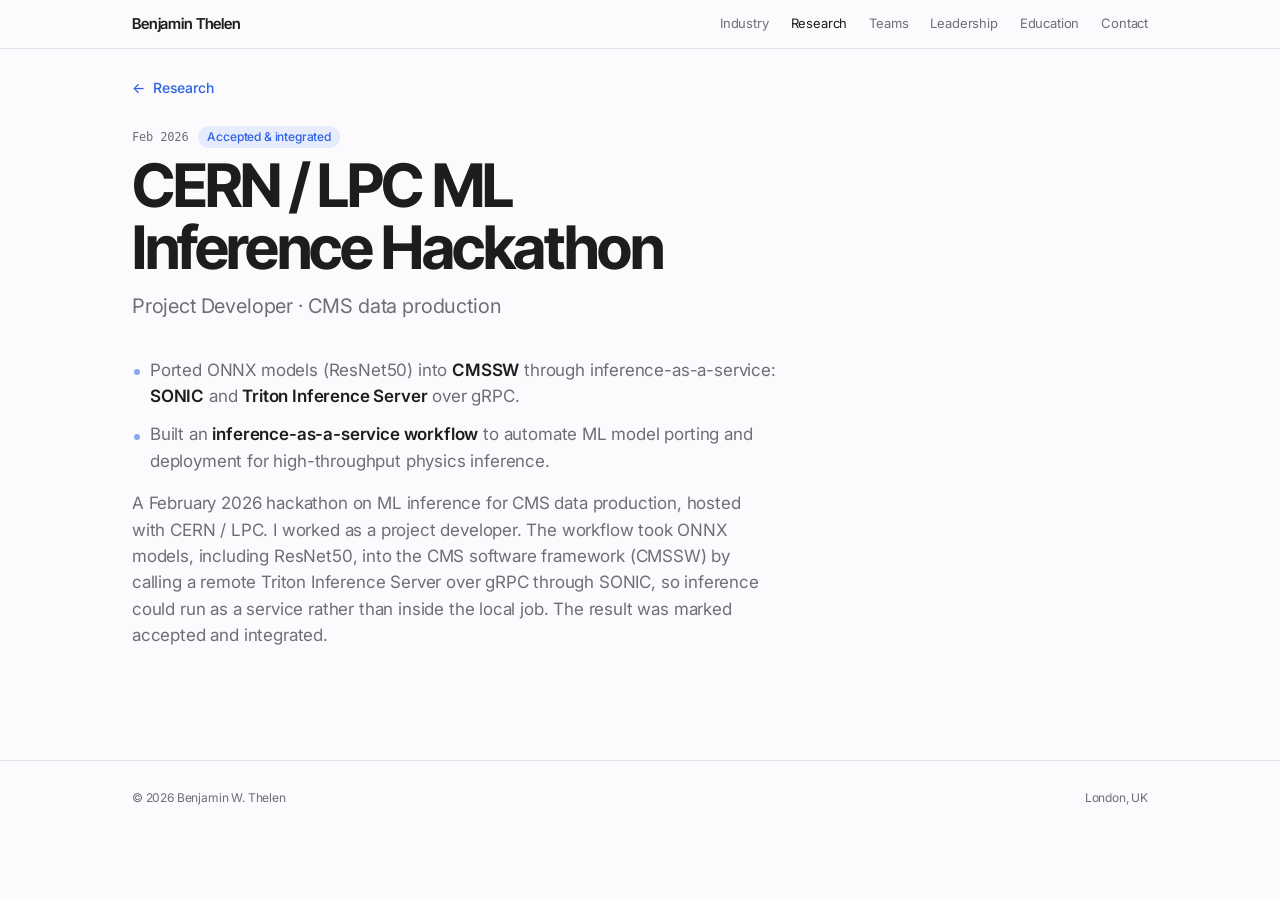
<file: projects/cern-lpc-ml-hackathon.html>
<!doctype html>
<html lang="en">
<head>
<meta charset="utf-8">
<meta name="viewport" content="width=device-width, initial-scale=1, viewport-fit=cover">
<meta property="og:title" content="CERN / LPC ML Inference Hackathon · Benjamin Thelen">
<meta property="og:description" content="Project developer at the CERN / LPC ML Inference Hackathon, porting ONNX models into CMSSW through inference-as-a-service.">
<meta property="og:type" content="website">
<meta name="theme-color" content="#fbfbfd" media="(prefers-color-scheme: light)">
<meta name="theme-color" content="#000000" media="(prefers-color-scheme: dark)">
<link rel="icon" href="data:image/svg+xml,%3Csvg xmlns='http://www.w3.org/2000/svg' viewBox='0 0 32 32'%3E%3Crect width='32' height='32' rx='7' fill='%2307090e'/%3E%3Cpath d='M7 10h18M7 16h18M7 22h18' stroke='%236c9bff' stroke-width='2.4' stroke-linecap='round'/%3E%3Cpath d='M20 4 13 28' stroke='%23fff' stroke-width='1.4'/%3E%3C/svg%3E">
<title>CERN / LPC ML Inference Hackathon · Benjamin Thelen</title>
<meta name="description" content="Project developer at the CERN / LPC ML Inference Hackathon, porting ONNX models into CMSSW through inference-as-a-service.">
<link rel="preconnect" href="https://fonts.googleapis.com">
<link rel="preconnect" href="https://fonts.gstatic.com" crossorigin>
<link rel="stylesheet" href="https://fonts.googleapis.com/css2?family=Inter:wght@400;500;600&family=Inter+Tight:wght@600;700&display=swap">
<link rel="stylesheet" href="../assets/style.css">
</head>
<body class="page-project" data-nav="research">
<nav class="nav" aria-label="Sections">
  <div class="wrap">
    <a class="brand" href="../index.html">Benjamin Thelen</a>
    <ul>
      <li><a href="../index.html#work">Industry</a></li>
      <li><a href="../index.html#research">Research</a></li>
      <li class="opt"><a href="../index.html#teams">Teams</a></li>
      <li class="opt"><a href="../index.html#leadership">Leadership</a></li>
      <li class="opt"><a href="../index.html#education">Education</a></li>
      <li><a href="../index.html#contact">Contact</a></li>
    </ul>
  </div>
</nav>

<main>
  <article class="project">
    <div class="wrap">
      <a class="back" href="../index.html#research">Research</a>
      <div class="project-head">
        <div class="meta"><span class="when">Feb 2026</span><span class="badge">Accepted &amp; integrated</span></div>
        <h1>CERN / LPC ML Inference Hackathon</h1>
        <p class="role">Project Developer · CMS data production</p>
      </div>
      <div class="project-body">
        <ul>
          <li>Ported ONNX models (ResNet50) into <strong>CMSSW</strong> through inference-as-a-service: <strong>SONIC</strong> and <strong>Triton Inference Server</strong> over gRPC.</li>
          <li>Built an <strong>inference-as-a-service workflow</strong> to automate ML model porting and deployment for high-throughput physics inference.</li>
        </ul>
      </div>
      <p class="prose">A February 2026 hackathon on ML inference for CMS data production, hosted with CERN / LPC. I worked as a project developer. The workflow took ONNX models, including ResNet50, into the CMS software framework (CMSSW) by calling a remote Triton Inference Server over gRPC through SONIC, so inference could run as a service rather than inside the local job. The result was marked accepted and integrated.</p>
    </div>
  </article>
</main>

<footer>
  <div class="wrap">
    <span>© 2026 Benjamin W. Thelen</span>
    <span>London, UK</span>
  </div>
</footer>

<script src="../assets/site.js"></script>
</body>
</html>
</file>
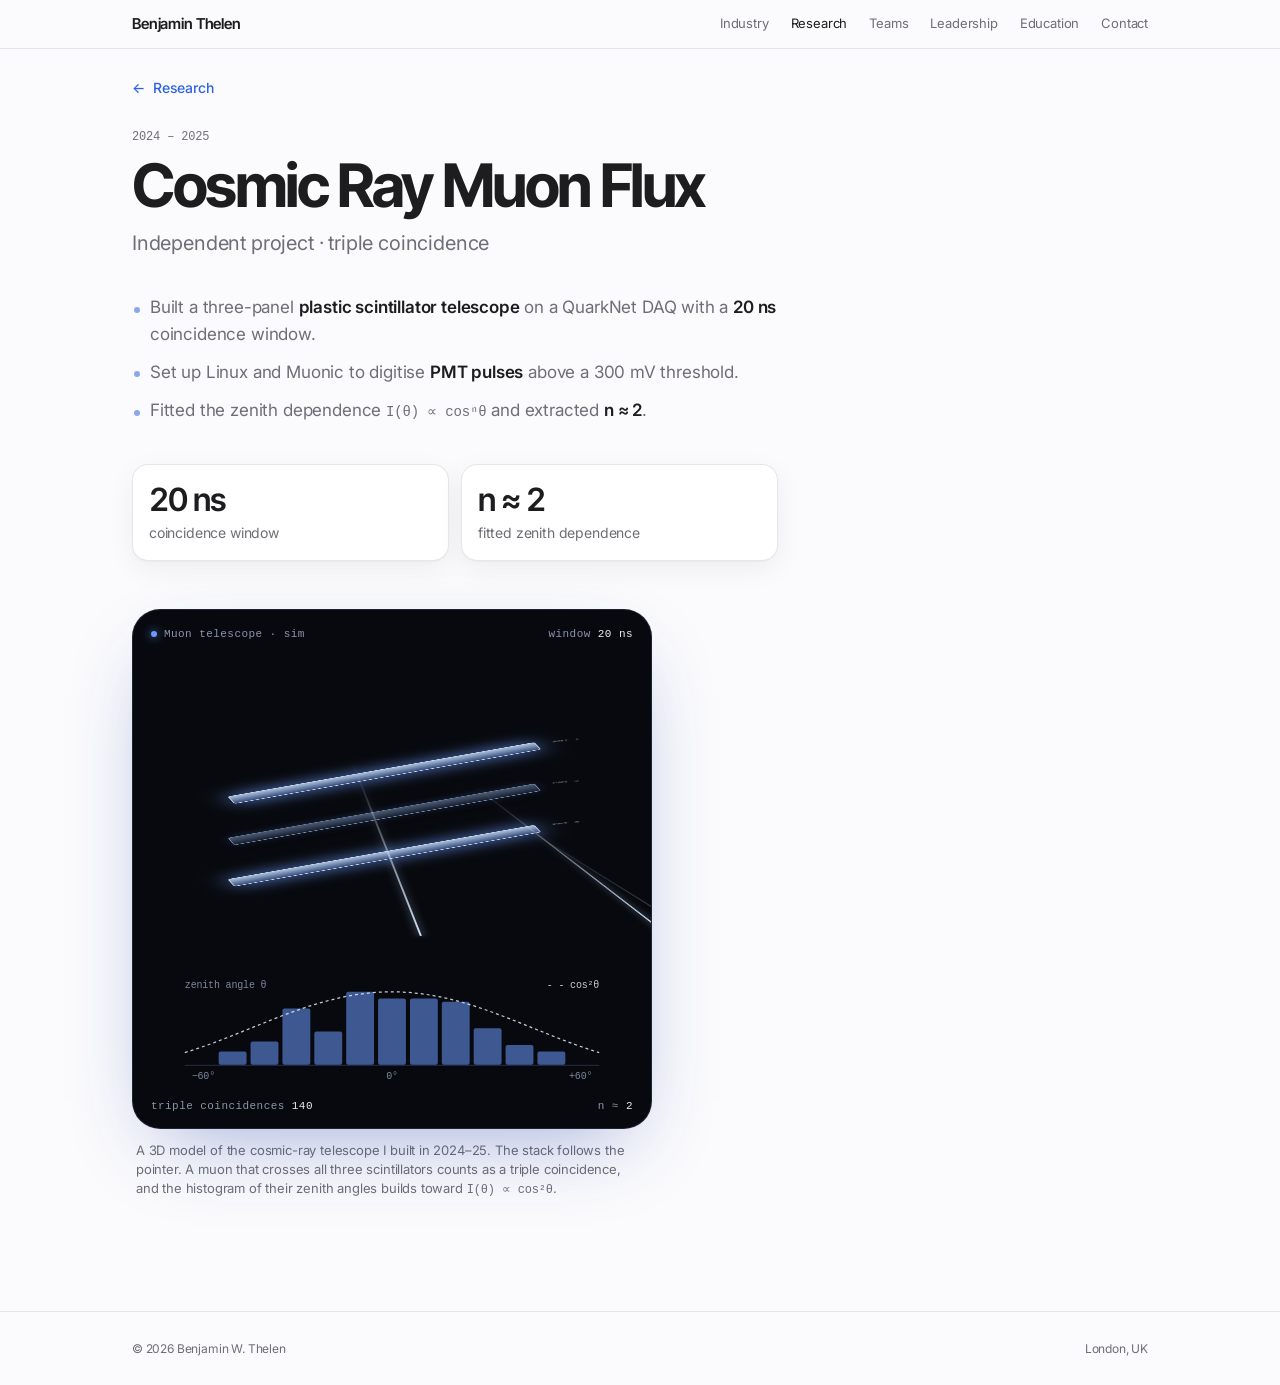
<file: projects/cosmic-ray-muon-flux.html>
<!doctype html>
<html lang="en">
<head>
<meta charset="utf-8">
<meta name="viewport" content="width=device-width, initial-scale=1, viewport-fit=cover">
<meta property="og:title" content="Cosmic Ray Muon Flux · Benjamin Thelen">
<meta property="og:description" content="Independent cosmic-ray muon flux project with a three-panel plastic scintillator telescope.">
<meta property="og:type" content="website">
<meta name="theme-color" content="#fbfbfd" media="(prefers-color-scheme: light)">
<meta name="theme-color" content="#000000" media="(prefers-color-scheme: dark)">
<link rel="icon" href="data:image/svg+xml,%3Csvg xmlns='http://www.w3.org/2000/svg' viewBox='0 0 32 32'%3E%3Crect width='32' height='32' rx='7' fill='%2307090e'/%3E%3Cpath d='M7 10h18M7 16h18M7 22h18' stroke='%236c9bff' stroke-width='2.4' stroke-linecap='round'/%3E%3Cpath d='M20 4 13 28' stroke='%23fff' stroke-width='1.4'/%3E%3C/svg%3E">
<title>Cosmic Ray Muon Flux · Benjamin Thelen</title>
<meta name="description" content="Independent cosmic-ray muon flux project with a three-panel plastic scintillator telescope.">
<link rel="preconnect" href="https://fonts.googleapis.com">
<link rel="preconnect" href="https://fonts.gstatic.com" crossorigin>
<link rel="stylesheet" href="https://fonts.googleapis.com/css2?family=Inter:wght@400;500;600&family=Inter+Tight:wght@600;700&display=swap">
<link rel="stylesheet" href="../assets/style.css">
</head>
<body class="page-project" data-nav="research">
<nav class="nav" aria-label="Sections">
  <div class="wrap">
    <a class="brand" href="../index.html">Benjamin Thelen</a>
    <ul>
      <li><a href="../index.html#work">Industry</a></li>
      <li><a href="../index.html#research">Research</a></li>
      <li class="opt"><a href="../index.html#teams">Teams</a></li>
      <li class="opt"><a href="../index.html#leadership">Leadership</a></li>
      <li class="opt"><a href="../index.html#education">Education</a></li>
      <li><a href="../index.html#contact">Contact</a></li>
    </ul>
  </div>
</nav>

<main>
  <article class="project">
    <div class="wrap">
      <a class="back" href="../index.html#research">Research</a>
      <div class="project-head">
        <div class="meta"><span class="when">2024 – 2025</span></div>
        <h1>Cosmic Ray Muon Flux</h1>
        <p class="role">Independent project · triple coincidence</p>
      </div>
      <div class="project-body">
        <ul>
          <li>Built a three-panel <strong>plastic scintillator telescope</strong> on a QuarkNet DAQ with a <strong>20&nbsp;ns</strong> coincidence window.</li>
            <li>Set up Linux and Muonic to digitise <strong>PMT pulses</strong> above a 300&nbsp;mV threshold.</li>
            <li>Fitted the zenith dependence <span style="font-family:var(--mono);font-size:14px">I(θ) ∝ cosⁿθ</span> and extracted <strong>n ≈ 2</strong>.</li>
        </ul>
      </div>
            <div class="results">
              <div class="stat" data-tilt data-tilt-max="6"><div class="n">20 ns</div><div class="l">coincidence window</div></div>
              <div class="stat" data-tilt data-tilt-max="6"><div class="n">n ≈ 2</div><div class="l">fitted zenith dependence</div></div>
            </div>
            <div class="project-visual" data-tilt data-tilt-max="8">

            <figure class="detector" data-tilt data-tilt-max="14" aria-label="Animated 3D model of a three-panel muon telescope. The stack follows the pointer.">
              <div class="telescope-scene">
                <div class="sc-plate" data-i="0"><span class="pmt">PMT 1</span></div>
                <div class="sc-plate" data-i="1"><span class="pmt">PMT 2</span></div>
                <div class="sc-plate" data-i="2"><span class="pmt">PMT 3</span></div>
              </div>
              <canvas id="muons-hist" class="hist-canvas"></canvas>
              <div class="readout top"><span class="live">Muon telescope · sim</span><span>window <b>20 ns</b></span></div>
              <div class="readout bottom"><span>triple coincidences <b id="coinc">0</b></span><span>n ≈ <b>2</b></span></div>
            </figure>
            <p class="fig-cap">A 3D model of the cosmic-ray telescope I built in 2024–25. The stack follows the pointer. A muon that crosses all three scintillators counts as a triple coincidence, and the histogram of their zenith angles builds toward <code>I(θ) ∝ cos²θ</code>.</p>

            </div>
    </div>
  </article>
</main>

<footer>
  <div class="wrap">
    <span>© 2026 Benjamin W. Thelen</span>
    <span>London, UK</span>
  </div>
</footer>

<script src="../assets/site.js"></script>
<script src="../assets/muons.js"></script>
</body>
</html>
</file>
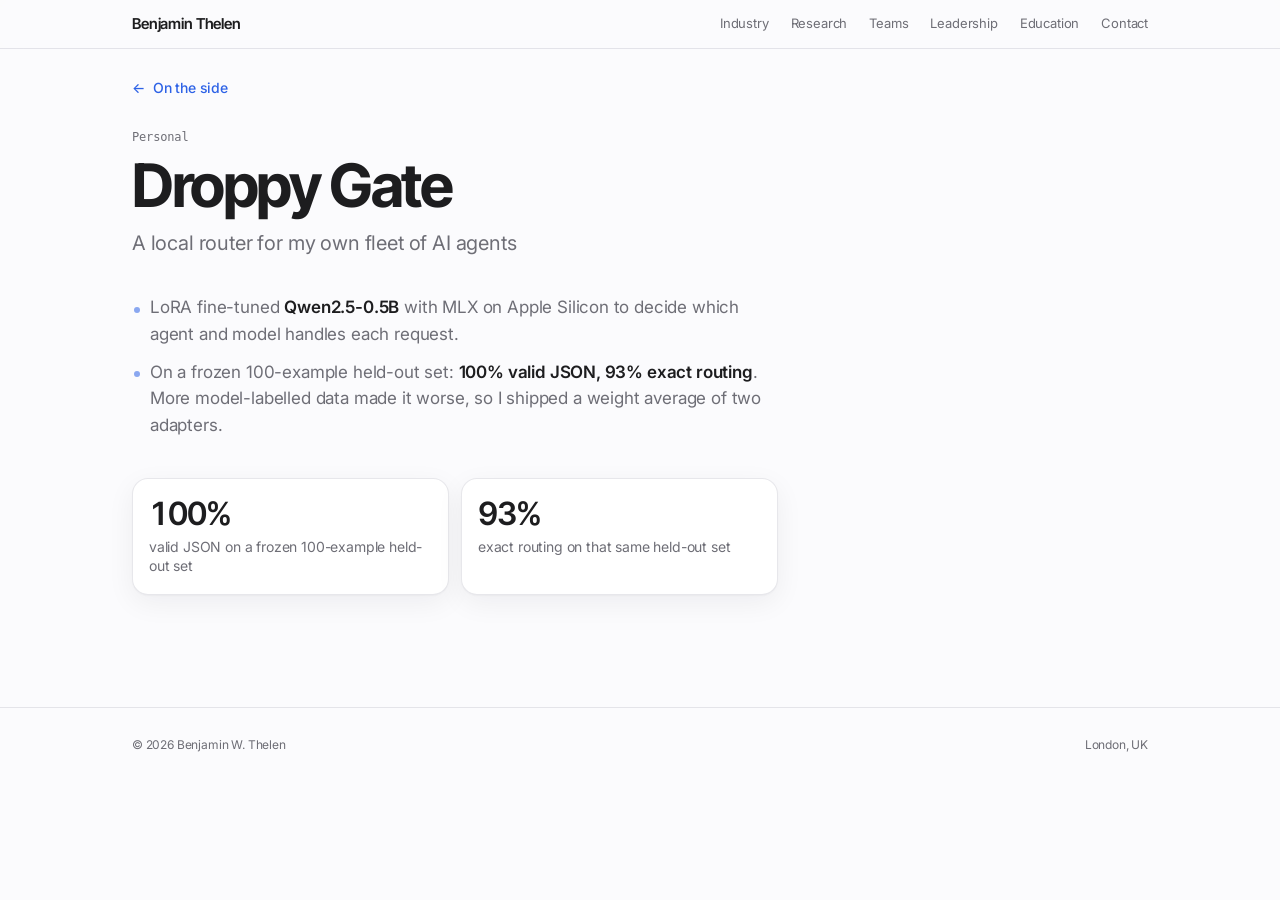
<file: projects/droppy-gate.html>
<!doctype html>
<html lang="en">
<head>
<meta charset="utf-8">
<meta name="viewport" content="width=device-width, initial-scale=1, viewport-fit=cover">
<meta property="og:title" content="Droppy Gate · Benjamin Thelen">
<meta property="og:description" content="Droppy Gate, a local router for a fleet of AI agents, built with a LoRA-tuned Qwen2.5-0.5B model.">
<meta property="og:type" content="website">
<meta name="theme-color" content="#fbfbfd" media="(prefers-color-scheme: light)">
<meta name="theme-color" content="#000000" media="(prefers-color-scheme: dark)">
<link rel="icon" href="data:image/svg+xml,%3Csvg xmlns='http://www.w3.org/2000/svg' viewBox='0 0 32 32'%3E%3Crect width='32' height='32' rx='7' fill='%2307090e'/%3E%3Cpath d='M7 10h18M7 16h18M7 22h18' stroke='%236c9bff' stroke-width='2.4' stroke-linecap='round'/%3E%3Cpath d='M20 4 13 28' stroke='%23fff' stroke-width='1.4'/%3E%3C/svg%3E">
<title>Droppy Gate · Benjamin Thelen</title>
<meta name="description" content="Droppy Gate, a local router for a fleet of AI agents, built with a LoRA-tuned Qwen2.5-0.5B model.">
<link rel="preconnect" href="https://fonts.googleapis.com">
<link rel="preconnect" href="https://fonts.gstatic.com" crossorigin>
<link rel="stylesheet" href="https://fonts.googleapis.com/css2?family=Inter:wght@400;500;600&family=Inter+Tight:wght@600;700&display=swap">
<link rel="stylesheet" href="../assets/style.css">
</head>
<body class="page-project" data-nav="side">
<nav class="nav" aria-label="Sections">
  <div class="wrap">
    <a class="brand" href="../index.html">Benjamin Thelen</a>
    <ul>
      <li><a href="../index.html#work">Industry</a></li>
      <li><a href="../index.html#research">Research</a></li>
      <li class="opt"><a href="../index.html#teams">Teams</a></li>
      <li class="opt"><a href="../index.html#leadership">Leadership</a></li>
      <li class="opt"><a href="../index.html#education">Education</a></li>
      <li><a href="../index.html#contact">Contact</a></li>
    </ul>
  </div>
</nav>

<main>
  <article class="project">
    <div class="wrap">
      <a class="back" href="../index.html#side">On the side</a>
      <div class="project-head">
        <div class="meta"><span class="when">Personal</span></div>
        <h1>Droppy Gate</h1>
        <p class="role">A local router for my own fleet of AI agents</p>
      </div>
      <div class="project-body">
        <ul>
          <li>LoRA fine-tuned <strong>Qwen2.5-0.5B</strong> with MLX on Apple Silicon to decide which agent and model handles each request.</li>
            <li>On a frozen 100-example held-out set: <strong>100% valid JSON, 93% exact routing</strong>. More model-labelled data made it worse, so I shipped a weight average of two adapters.</li>
        </ul>
      </div>
            <div class="results">
              <div class="stat" data-tilt data-tilt-max="6"><div class="n" data-count="100" data-suffix="%">100%</div><div class="l">valid JSON on a frozen 100-example held-out set</div></div>
              <div class="stat" data-tilt data-tilt-max="6"><div class="n" data-count="93" data-suffix="%">93%</div><div class="l">exact routing on that same held-out set</div></div>
            </div>
    </div>
  </article>
</main>

<footer>
  <div class="wrap">
    <span>© 2026 Benjamin W. Thelen</span>
    <span>London, UK</span>
  </div>
</footer>

<script src="../assets/site.js"></script>
</body>
</html>
</file>
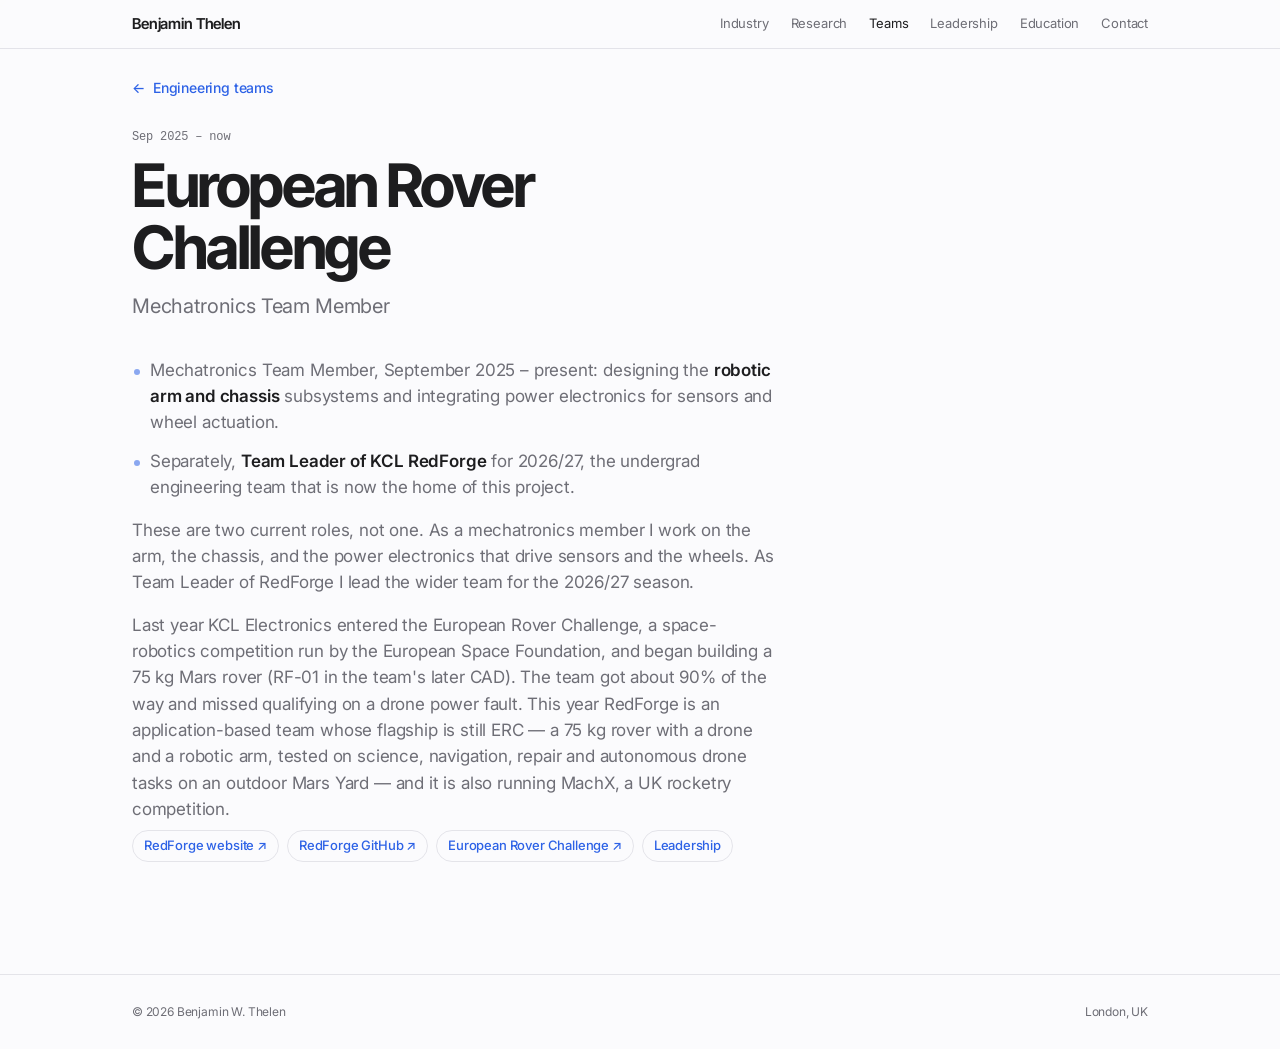
<file: projects/european-rover-challenge.html>
<!doctype html>
<html lang="en">
<head>
<meta charset="utf-8">
<meta name="viewport" content="width=device-width, initial-scale=1, viewport-fit=cover">
<meta property="og:title" content="European Rover Challenge · Benjamin Thelen">
<meta property="og:description" content="Mechatronics Team Member on the ERC rover, and separately Team Leader of KCL RedForge for 2026/27.">
<meta property="og:type" content="website">
<meta name="theme-color" content="#fbfbfd" media="(prefers-color-scheme: light)">
<meta name="theme-color" content="#000000" media="(prefers-color-scheme: dark)">
<link rel="icon" href="data:image/svg+xml,%3Csvg xmlns='http://www.w3.org/2000/svg' viewBox='0 0 32 32'%3E%3Crect width='32' height='32' rx='7' fill='%2307090e'/%3E%3Cpath d='M7 10h18M7 16h18M7 22h18' stroke='%236c9bff' stroke-width='2.4' stroke-linecap='round'/%3E%3Cpath d='M20 4 13 28' stroke='%23fff' stroke-width='1.4'/%3E%3C/svg%3E">
<title>European Rover Challenge · Benjamin Thelen</title>
<meta name="description" content="Mechatronics Team Member on the ERC rover, and separately Team Leader of KCL RedForge for 2026/27.">
<link rel="preconnect" href="https://fonts.googleapis.com">
<link rel="preconnect" href="https://fonts.gstatic.com" crossorigin>
<link rel="stylesheet" href="https://fonts.googleapis.com/css2?family=Inter:wght@400;500;600&family=Inter+Tight:wght@600;700&display=swap">
<link rel="stylesheet" href="../assets/style.css">
</head>
<body class="page-project" data-nav="teams">
<nav class="nav" aria-label="Sections">
  <div class="wrap">
    <a class="brand" href="../index.html">Benjamin Thelen</a>
    <ul>
      <li><a href="../index.html#work">Industry</a></li>
      <li><a href="../index.html#research">Research</a></li>
      <li class="opt"><a href="../index.html#teams">Teams</a></li>
      <li class="opt"><a href="../index.html#leadership">Leadership</a></li>
      <li class="opt"><a href="../index.html#education">Education</a></li>
      <li><a href="../index.html#contact">Contact</a></li>
    </ul>
  </div>
</nav>

<main>
  <article class="project">
    <div class="wrap">
      <a class="back" href="../index.html#teams">Engineering teams</a>
      <div class="project-head">
        <div class="meta"><span class="when">Sep 2025 – now</span></div>
        <h1>European Rover Challenge</h1>
        <p class="role">Mechatronics Team Member</p>
      </div>
      <div class="project-body">
        <ul>
          <li>Mechatronics Team Member, September 2025 – present: designing the <strong>robotic arm and chassis</strong> subsystems and integrating power electronics for sensors and wheel actuation.</li>
          <li>Separately, <strong>Team Leader of KCL RedForge</strong> for 2026/27, the undergrad engineering team that is now the home of this project.</li>
        </ul>
      </div>
      <p class="prose">These are two current roles, not one. As a mechatronics member I work on the arm, the chassis, and the power electronics that drive sensors and the wheels. As Team Leader of RedForge I lead the wider team for the 2026/27 season.</p>
      <p class="prose">Last year KCL Electronics entered the European Rover Challenge, a space-robotics competition run by the European Space Foundation, and began building a 75&nbsp;kg Mars rover (RF-01 in the team's later CAD). The team got about 90% of the way and missed qualifying on a drone power fault. This year RedForge is an application-based team whose flagship is still ERC — a 75&nbsp;kg rover with a drone and a robotic arm, tested on science, navigation, repair and autonomous drone tasks on an outdoor Mars Yard — and it is also running MachX, a UK rocketry competition.</p>
      <div class="out-links">
        <a href="https://kcl-redforge.github.io/" target="_blank" rel="noopener">RedForge website ↗</a>
        <a href="https://github.com/kcl-RedForge" target="_blank" rel="noopener">RedForge GitHub ↗</a>
        <a href="https://roverchallenge.eu/" target="_blank" rel="noopener">European Rover Challenge ↗</a>
        <a href="../index.html#leadership">Leadership</a>
      </div>
    </div>
  </article>
</main>

<footer>
  <div class="wrap">
    <span>© 2026 Benjamin W. Thelen</span>
    <span>London, UK</span>
  </div>
</footer>

<script src="../assets/site.js"></script>
</body>
</html>
</file>
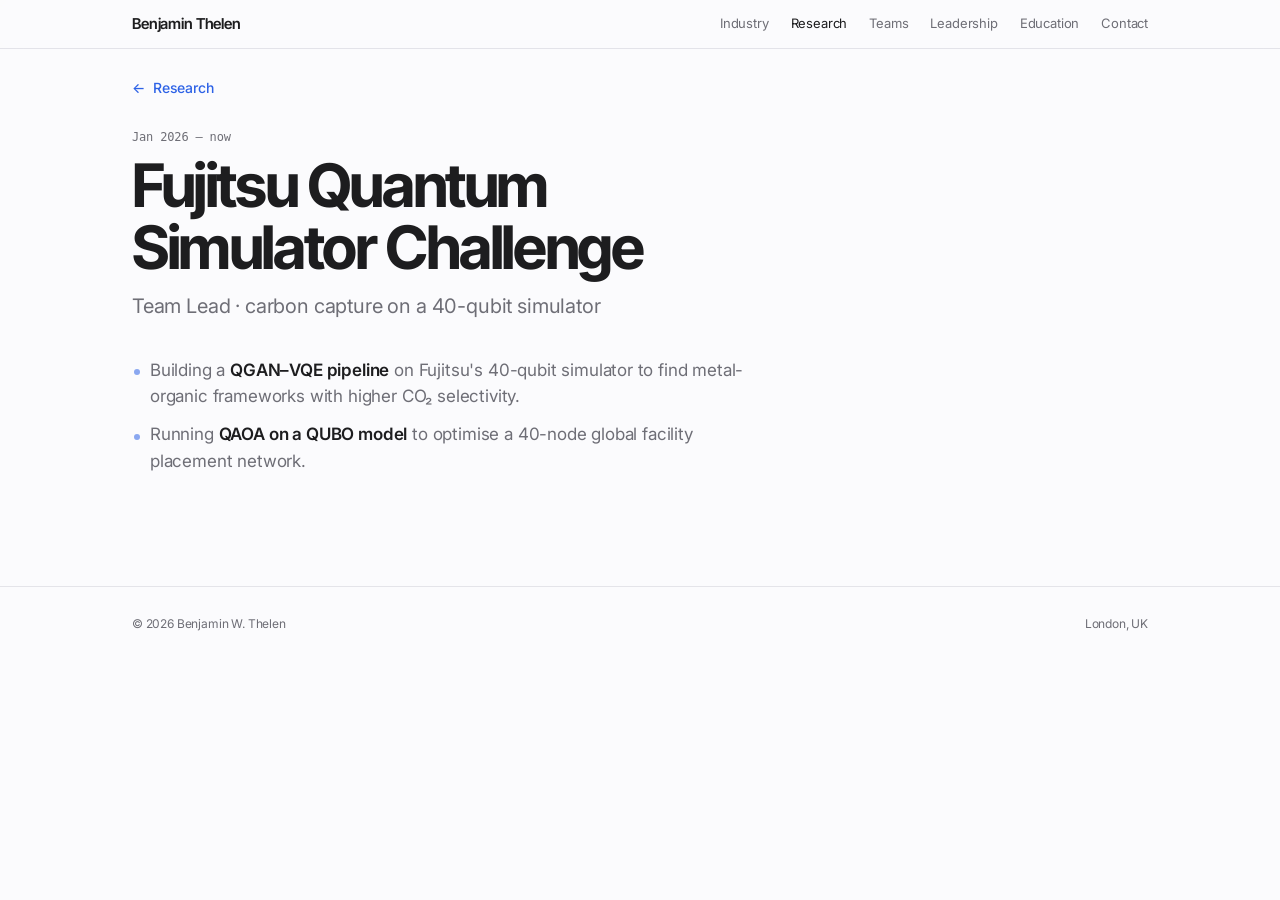
<file: projects/fujitsu-quantum-simulator.html>
<!doctype html>
<html lang="en">
<head>
<meta charset="utf-8">
<meta name="viewport" content="width=device-width, initial-scale=1, viewport-fit=cover">
<meta property="og:title" content="Fujitsu Quantum Simulator Challenge · Benjamin Thelen">
<meta property="og:description" content="Team lead on the Fujitsu Quantum Simulator Challenge: a QGAN–VQE pipeline for carbon capture.">
<meta property="og:type" content="website">
<meta name="theme-color" content="#fbfbfd" media="(prefers-color-scheme: light)">
<meta name="theme-color" content="#000000" media="(prefers-color-scheme: dark)">
<link rel="icon" href="data:image/svg+xml,%3Csvg xmlns='http://www.w3.org/2000/svg' viewBox='0 0 32 32'%3E%3Crect width='32' height='32' rx='7' fill='%2307090e'/%3E%3Cpath d='M7 10h18M7 16h18M7 22h18' stroke='%236c9bff' stroke-width='2.4' stroke-linecap='round'/%3E%3Cpath d='M20 4 13 28' stroke='%23fff' stroke-width='1.4'/%3E%3C/svg%3E">
<title>Fujitsu Quantum Simulator Challenge · Benjamin Thelen</title>
<meta name="description" content="Team lead on the Fujitsu Quantum Simulator Challenge: a QGAN–VQE pipeline for carbon capture.">
<link rel="preconnect" href="https://fonts.googleapis.com">
<link rel="preconnect" href="https://fonts.gstatic.com" crossorigin>
<link rel="stylesheet" href="https://fonts.googleapis.com/css2?family=Inter:wght@400;500;600&family=Inter+Tight:wght@600;700&display=swap">
<link rel="stylesheet" href="../assets/style.css">
</head>
<body class="page-project" data-nav="research">
<nav class="nav" aria-label="Sections">
  <div class="wrap">
    <a class="brand" href="../index.html">Benjamin Thelen</a>
    <ul>
      <li><a href="../index.html#work">Industry</a></li>
      <li><a href="../index.html#research">Research</a></li>
      <li class="opt"><a href="../index.html#teams">Teams</a></li>
      <li class="opt"><a href="../index.html#leadership">Leadership</a></li>
      <li class="opt"><a href="../index.html#education">Education</a></li>
      <li><a href="../index.html#contact">Contact</a></li>
    </ul>
  </div>
</nav>

<main>
  <article class="project">
    <div class="wrap">
      <a class="back" href="../index.html#research">Research</a>
      <div class="project-head">
        <div class="meta"><span class="when">Jan 2026 – now</span></div>
        <h1>Fujitsu Quantum Simulator Challenge</h1>
        <p class="role">Team Lead · carbon capture on a 40-qubit simulator</p>
      </div>
      <div class="project-body">
        <ul>
          <li>Building a <strong>QGAN–VQE pipeline</strong> on Fujitsu's 40-qubit simulator to find metal-organic frameworks with higher CO₂ selectivity.</li>
            <li>Running <strong>QAOA on a QUBO model</strong> to optimise a 40-node global facility placement network.</li>
        </ul>
      </div>

    </div>
  </article>
</main>

<footer>
  <div class="wrap">
    <span>© 2026 Benjamin W. Thelen</span>
    <span>London, UK</span>
  </div>
</footer>

<script src="../assets/site.js"></script>
</body>
</html>
</file>
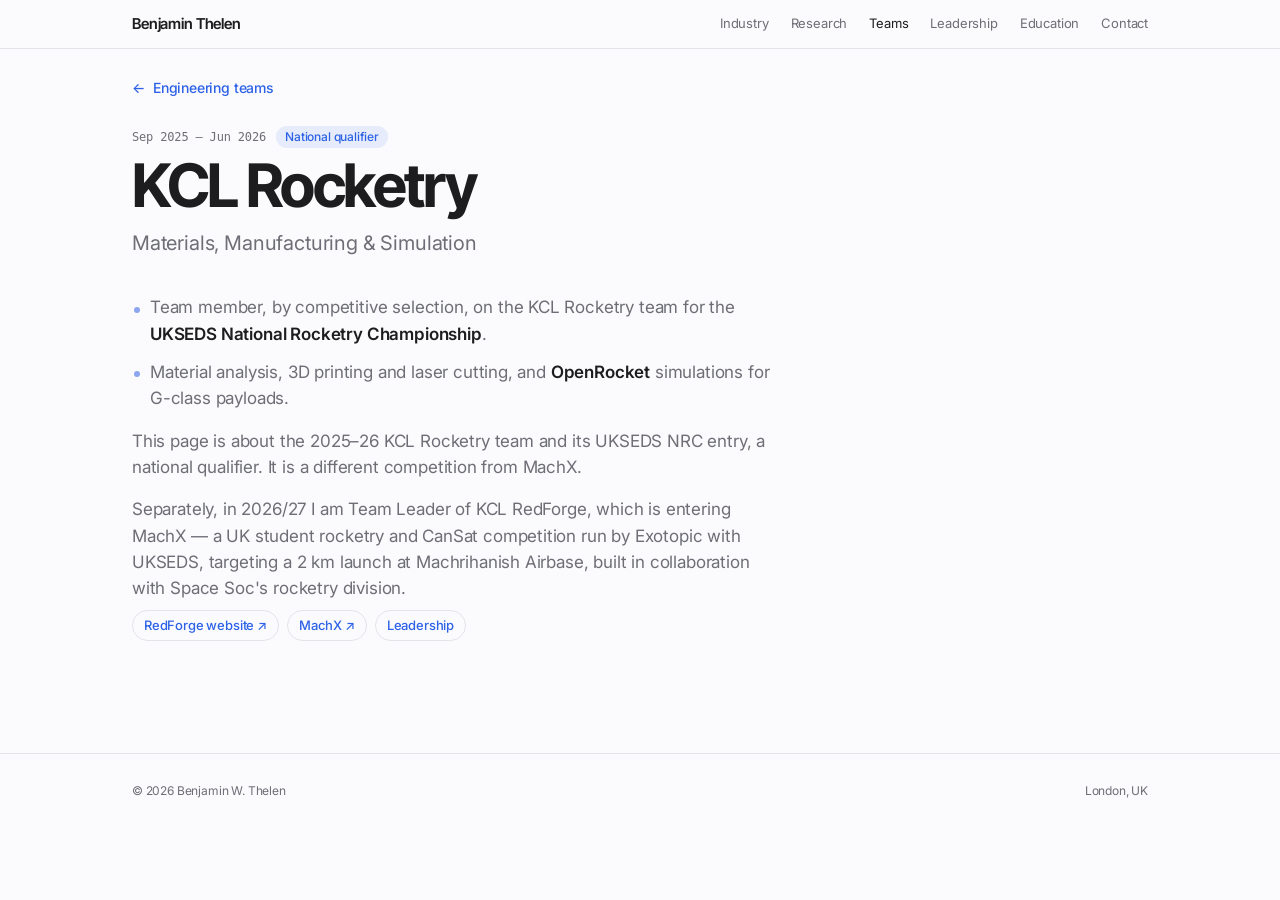
<file: projects/kcl-rocketry.html>
<!doctype html>
<html lang="en">
<head>
<meta charset="utf-8">
<meta name="viewport" content="width=device-width, initial-scale=1, viewport-fit=cover">
<meta property="og:title" content="KCL Rocketry · Benjamin Thelen">
<meta property="og:description" content="Materials, manufacturing and simulation on the KCL Rocketry team for the UKSEDS National Rocketry Championship.">
<meta property="og:type" content="website">
<meta name="theme-color" content="#fbfbfd" media="(prefers-color-scheme: light)">
<meta name="theme-color" content="#000000" media="(prefers-color-scheme: dark)">
<link rel="icon" href="data:image/svg+xml,%3Csvg xmlns='http://www.w3.org/2000/svg' viewBox='0 0 32 32'%3E%3Crect width='32' height='32' rx='7' fill='%2307090e'/%3E%3Cpath d='M7 10h18M7 16h18M7 22h18' stroke='%236c9bff' stroke-width='2.4' stroke-linecap='round'/%3E%3Cpath d='M20 4 13 28' stroke='%23fff' stroke-width='1.4'/%3E%3C/svg%3E">
<title>KCL Rocketry · Benjamin Thelen</title>
<meta name="description" content="Materials, manufacturing and simulation on the KCL Rocketry team for the UKSEDS National Rocketry Championship.">
<link rel="preconnect" href="https://fonts.googleapis.com">
<link rel="preconnect" href="https://fonts.gstatic.com" crossorigin>
<link rel="stylesheet" href="https://fonts.googleapis.com/css2?family=Inter:wght@400;500;600&family=Inter+Tight:wght@600;700&display=swap">
<link rel="stylesheet" href="../assets/style.css">
</head>
<body class="page-project" data-nav="teams">
<nav class="nav" aria-label="Sections">
  <div class="wrap">
    <a class="brand" href="../index.html">Benjamin Thelen</a>
    <ul>
      <li><a href="../index.html#work">Industry</a></li>
      <li><a href="../index.html#research">Research</a></li>
      <li class="opt"><a href="../index.html#teams">Teams</a></li>
      <li class="opt"><a href="../index.html#leadership">Leadership</a></li>
      <li class="opt"><a href="../index.html#education">Education</a></li>
      <li><a href="../index.html#contact">Contact</a></li>
    </ul>
  </div>
</nav>

<main>
  <article class="project">
    <div class="wrap">
      <a class="back" href="../index.html#teams">Engineering teams</a>
      <div class="project-head">
        <div class="meta"><span class="when">Sep 2025 – Jun 2026</span><span class="badge">National qualifier</span></div>
        <h1>KCL Rocketry</h1>
        <p class="role">Materials, Manufacturing &amp; Simulation</p>
      </div>
      <div class="project-body">
        <ul>
          <li>Team member, by competitive selection, on the KCL Rocketry team for the <strong>UKSEDS National Rocketry Championship</strong>.</li>
          <li>Material analysis, 3D printing and laser cutting, and <strong>OpenRocket</strong> simulations for G-class payloads.</li>
        </ul>
      </div>
      <p class="prose">This page is about the 2025–26 KCL Rocketry team and its UKSEDS NRC entry, a national qualifier. It is a different competition from MachX.</p>
      <p class="prose">Separately, in 2026/27 I am Team Leader of KCL RedForge, which is entering MachX — a UK student rocketry and CanSat competition run by Exotopic with UKSEDS, targeting a 2&nbsp;km launch at Machrihanish Airbase, built in collaboration with Space Soc's rocketry division.</p>
      <div class="out-links">
        <a href="https://kcl-redforge.github.io/" target="_blank" rel="noopener">RedForge website ↗</a>
        <a href="https://www.exo.events/mach-x" target="_blank" rel="noopener">MachX ↗</a>
        <a href="../index.html#leadership">Leadership</a>
      </div>
    </div>
  </article>
</main>

<footer>
  <div class="wrap">
    <span>© 2026 Benjamin W. Thelen</span>
    <span>London, UK</span>
  </div>
</footer>

<script src="../assets/site.js"></script>
</body>
</html>
</file>
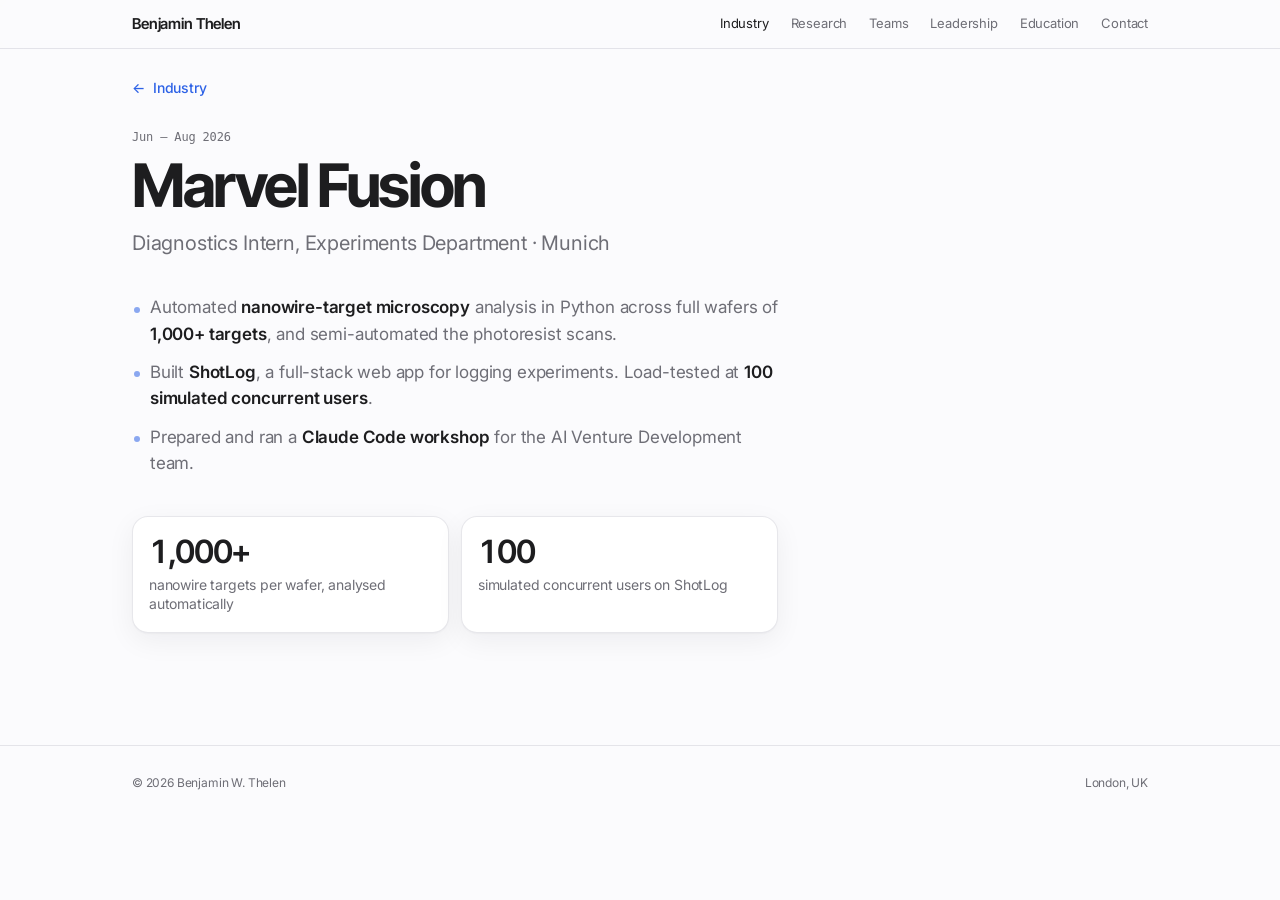
<file: projects/marvel-fusion.html>
<!doctype html>
<html lang="en">
<head>
<meta charset="utf-8">
<meta name="viewport" content="width=device-width, initial-scale=1, viewport-fit=cover">
<meta property="og:title" content="Marvel Fusion · Benjamin Thelen">
<meta property="og:description" content="Diagnostics intern at Marvel Fusion in Munich: nanowire-target microscopy, ShotLog, and a Claude Code workshop.">
<meta property="og:type" content="website">
<meta name="theme-color" content="#fbfbfd" media="(prefers-color-scheme: light)">
<meta name="theme-color" content="#000000" media="(prefers-color-scheme: dark)">
<link rel="icon" href="data:image/svg+xml,%3Csvg xmlns='http://www.w3.org/2000/svg' viewBox='0 0 32 32'%3E%3Crect width='32' height='32' rx='7' fill='%2307090e'/%3E%3Cpath d='M7 10h18M7 16h18M7 22h18' stroke='%236c9bff' stroke-width='2.4' stroke-linecap='round'/%3E%3Cpath d='M20 4 13 28' stroke='%23fff' stroke-width='1.4'/%3E%3C/svg%3E">
<title>Marvel Fusion · Benjamin Thelen</title>
<meta name="description" content="Diagnostics intern at Marvel Fusion in Munich: nanowire-target microscopy, ShotLog, and a Claude Code workshop.">
<link rel="preconnect" href="https://fonts.googleapis.com">
<link rel="preconnect" href="https://fonts.gstatic.com" crossorigin>
<link rel="stylesheet" href="https://fonts.googleapis.com/css2?family=Inter:wght@400;500;600&family=Inter+Tight:wght@600;700&display=swap">
<link rel="stylesheet" href="../assets/style.css">
</head>
<body class="page-project" data-nav="work">
<nav class="nav" aria-label="Sections">
  <div class="wrap">
    <a class="brand" href="../index.html">Benjamin Thelen</a>
    <ul>
      <li><a href="../index.html#work">Industry</a></li>
      <li><a href="../index.html#research">Research</a></li>
      <li class="opt"><a href="../index.html#teams">Teams</a></li>
      <li class="opt"><a href="../index.html#leadership">Leadership</a></li>
      <li class="opt"><a href="../index.html#education">Education</a></li>
      <li><a href="../index.html#contact">Contact</a></li>
    </ul>
  </div>
</nav>

<main>
  <article class="project">
    <div class="wrap">
      <a class="back" href="../index.html#work">Industry</a>
      <div class="project-head">
        <div class="meta"><span class="when">Jun – Aug 2026</span></div>
        <h1>Marvel Fusion</h1>
        <p class="role">Diagnostics Intern, Experiments Department · Munich</p>
      </div>
      <div class="project-body">
        <ul>
          <li>Automated <strong>nanowire-target microscopy</strong> analysis in Python across full wafers of <strong>1,000+ targets</strong>, and semi-automated the photoresist scans.</li>
            <li>Built <strong>ShotLog</strong>, a full-stack web app for logging experiments. Load-tested at <strong>100 simulated concurrent users</strong>.</li>
            <li>Prepared and ran a <strong>Claude Code workshop</strong> for the AI Venture Development team.</li>
        </ul>
      </div>
            <div class="results">
              <div class="stat" data-tilt data-tilt-max="6"><div class="n">1,000+</div><div class="l">nanowire targets per wafer, analysed automatically</div></div>
              <div class="stat" data-tilt data-tilt-max="6"><div class="n" data-count="100">100</div><div class="l">simulated concurrent users on ShotLog</div></div>
            </div>
    </div>
  </article>
</main>

<footer>
  <div class="wrap">
    <span>© 2026 Benjamin W. Thelen</span>
    <span>London, UK</span>
  </div>
</footer>

<script src="../assets/site.js"></script>
</body>
</html>
</file>
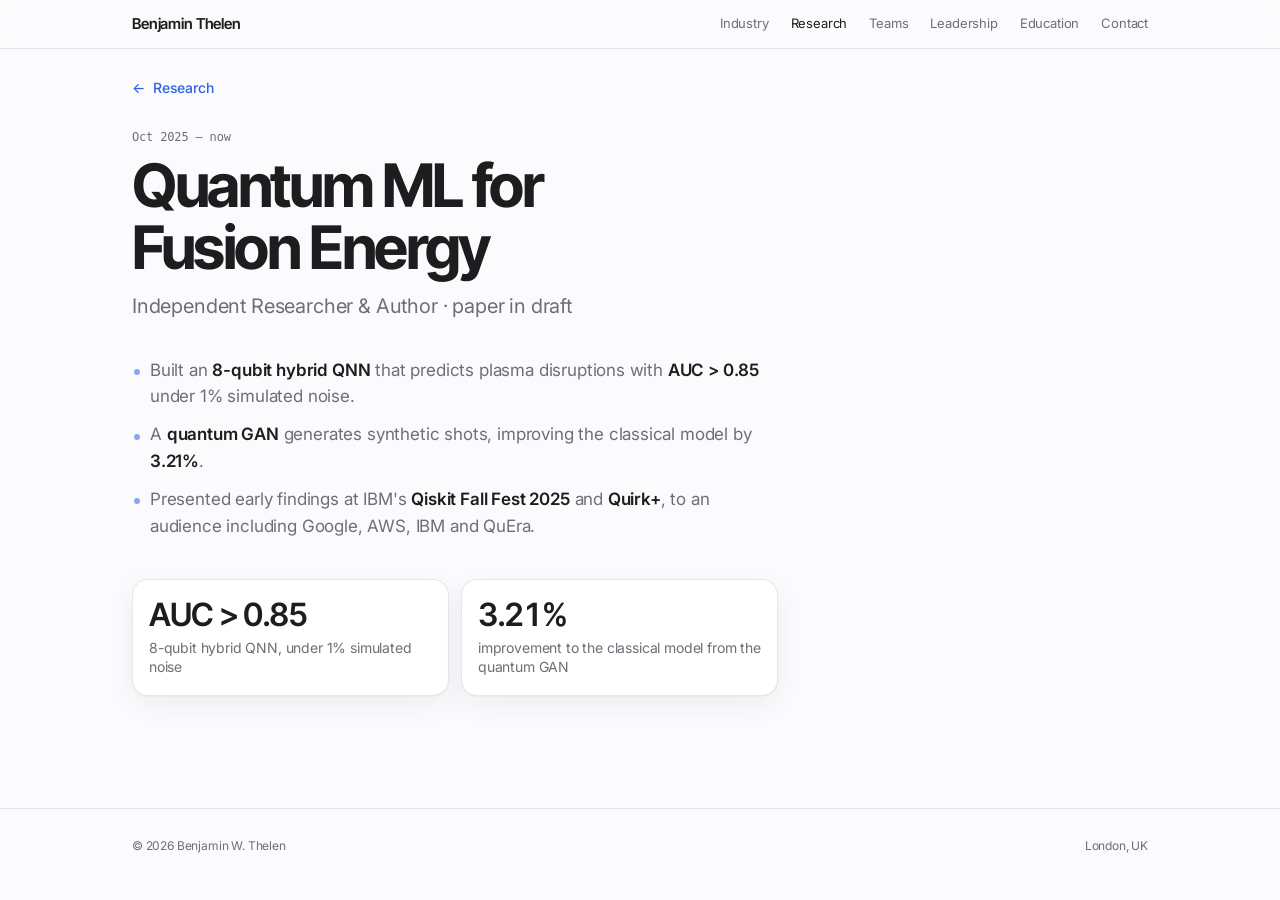
<file: projects/quantum-ml-fusion.html>
<!doctype html>
<html lang="en">
<head>
<meta charset="utf-8">
<meta name="viewport" content="width=device-width, initial-scale=1, viewport-fit=cover">
<meta property="og:title" content="Quantum ML for Fusion Energy · Benjamin Thelen">
<meta property="og:description" content="Independent research on quantum machine learning for fusion energy, with a paper in draft.">
<meta property="og:type" content="website">
<meta name="theme-color" content="#fbfbfd" media="(prefers-color-scheme: light)">
<meta name="theme-color" content="#000000" media="(prefers-color-scheme: dark)">
<link rel="icon" href="data:image/svg+xml,%3Csvg xmlns='http://www.w3.org/2000/svg' viewBox='0 0 32 32'%3E%3Crect width='32' height='32' rx='7' fill='%2307090e'/%3E%3Cpath d='M7 10h18M7 16h18M7 22h18' stroke='%236c9bff' stroke-width='2.4' stroke-linecap='round'/%3E%3Cpath d='M20 4 13 28' stroke='%23fff' stroke-width='1.4'/%3E%3C/svg%3E">
<title>Quantum ML for Fusion Energy · Benjamin Thelen</title>
<meta name="description" content="Independent research on quantum machine learning for fusion energy, with a paper in draft.">
<link rel="preconnect" href="https://fonts.googleapis.com">
<link rel="preconnect" href="https://fonts.gstatic.com" crossorigin>
<link rel="stylesheet" href="https://fonts.googleapis.com/css2?family=Inter:wght@400;500;600&family=Inter+Tight:wght@600;700&display=swap">
<link rel="stylesheet" href="../assets/style.css">
</head>
<body class="page-project" data-nav="research">
<nav class="nav" aria-label="Sections">
  <div class="wrap">
    <a class="brand" href="../index.html">Benjamin Thelen</a>
    <ul>
      <li><a href="../index.html#work">Industry</a></li>
      <li><a href="../index.html#research">Research</a></li>
      <li class="opt"><a href="../index.html#teams">Teams</a></li>
      <li class="opt"><a href="../index.html#leadership">Leadership</a></li>
      <li class="opt"><a href="../index.html#education">Education</a></li>
      <li><a href="../index.html#contact">Contact</a></li>
    </ul>
  </div>
</nav>

<main>
  <article class="project">
    <div class="wrap">
      <a class="back" href="../index.html#research">Research</a>
      <div class="project-head">
        <div class="meta"><span class="when">Oct 2025 – now</span></div>
        <h1>Quantum ML for Fusion Energy</h1>
        <p class="role">Independent Researcher &amp; Author · paper in draft</p>
      </div>
      <div class="project-body">
        <ul>
          <li>Built an <strong>8-qubit hybrid QNN</strong> that predicts plasma disruptions with <strong>AUC &gt; 0.85</strong> under 1% simulated noise.</li>
            <li>A <strong>quantum GAN</strong> generates synthetic shots, improving the classical model by <strong>3.21%</strong>.</li>
            <li>Presented early findings at IBM's <strong>Qiskit Fall Fest 2025</strong> and <strong>Quirk+</strong>, to an audience including Google, AWS, IBM and QuEra.</li>
        </ul>
      </div>
            <div class="results">
              <div class="stat" data-tilt data-tilt-max="6"><div class="n">AUC &gt; 0.85</div><div class="l">8-qubit hybrid QNN, under 1% simulated noise</div></div>
              <div class="stat" data-tilt data-tilt-max="6"><div class="n" data-count="3.21" data-suffix="%" data-decimals="2">3.21%</div><div class="l">improvement to the classical model from the quantum GAN</div></div>
            </div>
    </div>
  </article>
</main>

<footer>
  <div class="wrap">
    <span>© 2026 Benjamin W. Thelen</span>
    <span>London, UK</span>
  </div>
</footer>

<script src="../assets/site.js"></script>
</body>
</html>
</file>
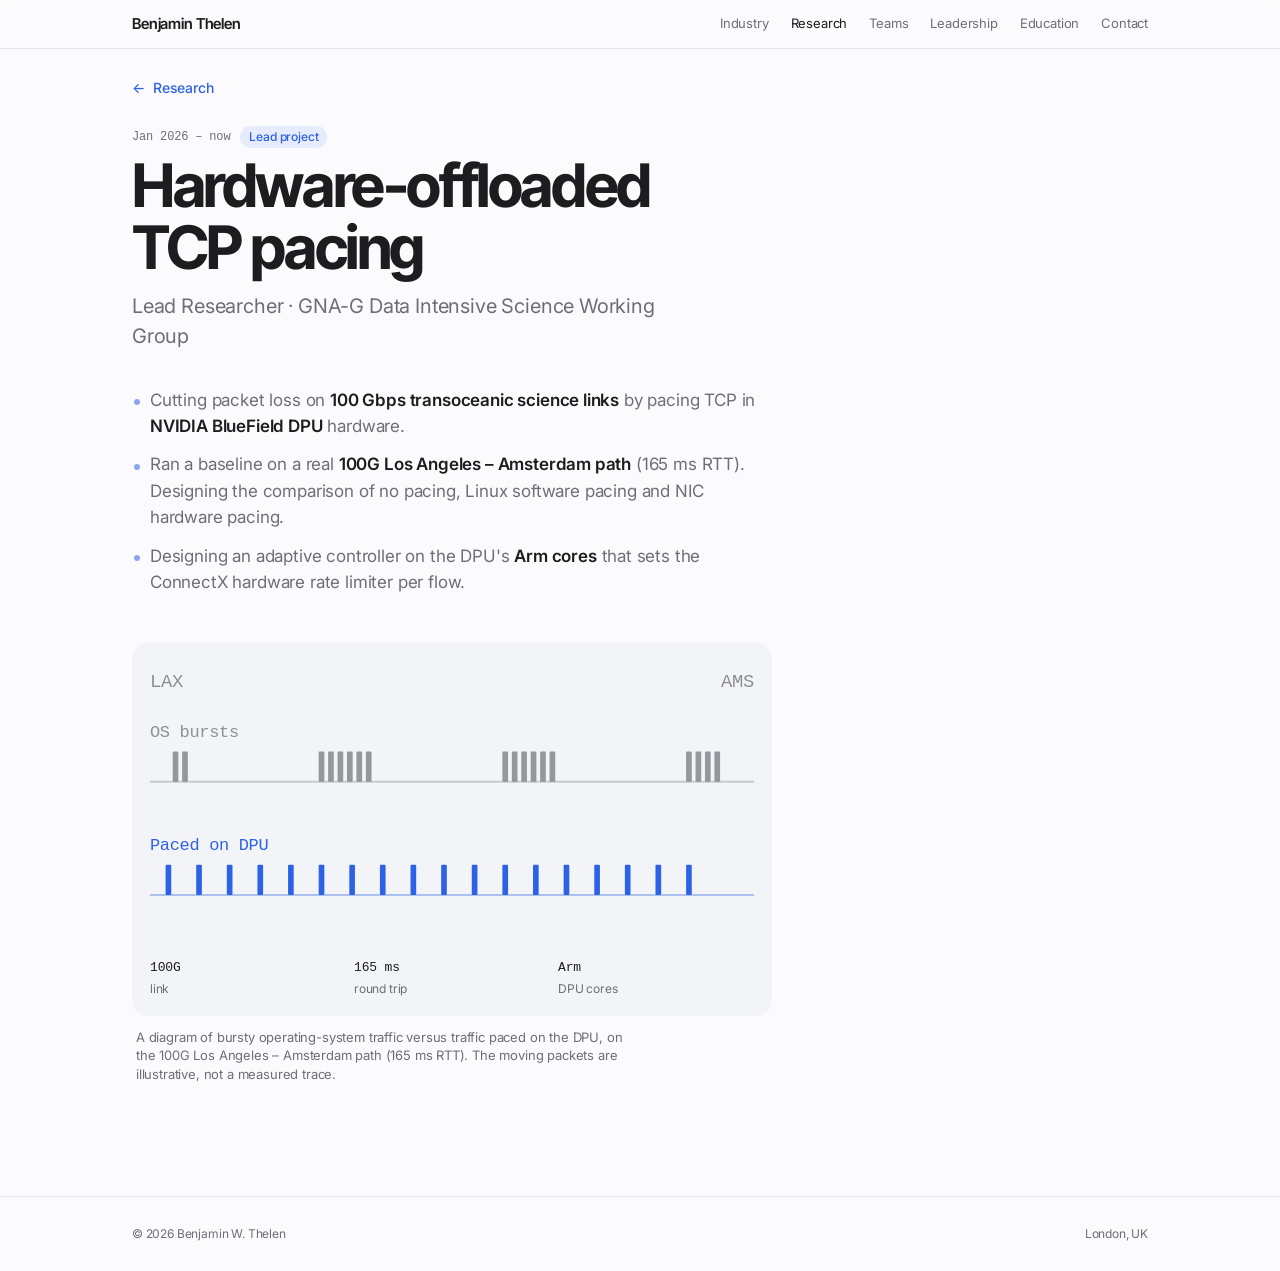
<file: projects/tcp-pacing.html>
<!doctype html>
<html lang="en">
<head>
<meta charset="utf-8">
<meta name="viewport" content="width=device-width, initial-scale=1, viewport-fit=cover">
<meta property="og:title" content="Hardware-offloaded TCP pacing · Benjamin Thelen">
<meta property="og:description" content="Lead researcher on hardware-offloaded TCP pacing with the GNA-G Data Intensive Science Working Group.">
<meta property="og:type" content="website">
<meta name="theme-color" content="#fbfbfd" media="(prefers-color-scheme: light)">
<meta name="theme-color" content="#000000" media="(prefers-color-scheme: dark)">
<link rel="icon" href="data:image/svg+xml,%3Csvg xmlns='http://www.w3.org/2000/svg' viewBox='0 0 32 32'%3E%3Crect width='32' height='32' rx='7' fill='%2307090e'/%3E%3Cpath d='M7 10h18M7 16h18M7 22h18' stroke='%236c9bff' stroke-width='2.4' stroke-linecap='round'/%3E%3Cpath d='M20 4 13 28' stroke='%23fff' stroke-width='1.4'/%3E%3C/svg%3E">
<title>Hardware-offloaded TCP pacing · Benjamin Thelen</title>
<meta name="description" content="Lead researcher on hardware-offloaded TCP pacing with the GNA-G Data Intensive Science Working Group.">
<link rel="preconnect" href="https://fonts.googleapis.com">
<link rel="preconnect" href="https://fonts.gstatic.com" crossorigin>
<link rel="stylesheet" href="https://fonts.googleapis.com/css2?family=Inter:wght@400;500;600&family=Inter+Tight:wght@600;700&display=swap">
<link rel="stylesheet" href="../assets/style.css">
</head>
<body class="page-project" data-nav="research">
<nav class="nav" aria-label="Sections">
  <div class="wrap">
    <a class="brand" href="../index.html">Benjamin Thelen</a>
    <ul>
      <li><a href="../index.html#work">Industry</a></li>
      <li><a href="../index.html#research">Research</a></li>
      <li class="opt"><a href="../index.html#teams">Teams</a></li>
      <li class="opt"><a href="../index.html#leadership">Leadership</a></li>
      <li class="opt"><a href="../index.html#education">Education</a></li>
      <li><a href="../index.html#contact">Contact</a></li>
    </ul>
  </div>
</nav>

<main>
  <article class="project">
    <div class="wrap">
      <a class="back" href="../index.html#research">Research</a>
      <div class="project-head">
        <div class="meta"><span class="when">Jan 2026 – now</span><span class="badge">Lead project</span></div>
        <h1>Hardware-offloaded TCP pacing</h1>
        <p class="role">Lead Researcher · GNA-G Data Intensive Science Working Group</p>
      </div>
      <div class="project-body">
        <ul>
          <li>Cutting packet loss on <strong>100&nbsp;Gbps transoceanic science links</strong> by pacing TCP in <strong>NVIDIA BlueField DPU</strong> hardware.</li>
                <li>Ran a baseline on a real <strong>100G Los Angeles – Amsterdam path</strong> (165&nbsp;ms RTT). Designing the comparison of no pacing, Linux software pacing and NIC hardware pacing.</li>
                <li>Designing an adaptive controller on the DPU's <strong>Arm cores</strong> that sets the ConnectX hardware rate limiter per flow.</li>
        </ul>
      </div>
            <div class="project-visual" data-tilt data-tilt-max="8">

            <div class="path path-live" data-tilt data-tilt-max="8" id="pace-anim" aria-label="Diagram of paced versus bursty traffic on the LA to Amsterdam path">
              <svg viewBox="0 0 320 150" role="img" aria-labelledby="pathTitle">
                <title id="pathTitle">Bursty traffic versus traffic paced on the DPU</title>
                <text x="0" y="14" font-family="ui-monospace, monospace" font-size="10" fill="currentColor" style="color:var(--fg-2)" opacity=".75">LAX</text>
                <text x="320" y="14" text-anchor="end" font-family="ui-monospace, monospace" font-size="10" fill="currentColor" style="color:var(--fg-2)" opacity=".75">AMS</text>
                <text x="0" y="40" font-family="ui-monospace, monospace" font-size="9" fill="currentColor" style="color:var(--fg-2)" opacity=".75">OS bursts</text>
                <line x1="0" y1="64" x2="320" y2="64" stroke="currentColor" style="color:var(--fg-2)" stroke-opacity=".3" stroke-width="1"/>
                <g data-static="burst" fill="currentColor" style="color:var(--fg-2)" opacity=".7">
                  <rect x="8" y="48" width="3" height="16"/><rect x="13" y="48" width="3" height="16"/><rect x="18" y="48" width="3" height="16"/><rect x="23" y="48" width="3" height="16"/><rect x="28" y="48" width="3" height="16"/><rect x="33" y="48" width="3" height="16"/>
                  <rect x="118" y="48" width="3" height="16"/><rect x="123" y="48" width="3" height="16"/><rect x="128" y="48" width="3" height="16"/><rect x="133" y="48" width="3" height="16"/><rect x="138" y="48" width="3" height="16"/><rect x="143" y="48" width="3" height="16"/>
                  <rect x="228" y="48" width="3" height="16"/><rect x="233" y="48" width="3" height="16"/><rect x="238" y="48" width="3" height="16"/><rect x="243" y="48" width="3" height="16"/><rect x="248" y="48" width="3" height="16"/><rect x="253" y="48" width="3" height="16"/>
                </g>
                <g data-pkts="burst"></g>
                <text x="0" y="100" font-family="ui-monospace, monospace" font-size="9" fill="currentColor" style="color:var(--accent)">Paced on DPU</text>
                <line x1="0" y1="124" x2="320" y2="124" stroke="currentColor" style="color:var(--accent)" stroke-opacity=".35" stroke-width="1"/>
                <g data-static="paced" fill="currentColor" style="color:var(--accent)">
                  <rect x="8" y="108" width="3" height="16"/><rect x="25" y="108" width="3" height="16"/><rect x="42" y="108" width="3" height="16"/><rect x="59" y="108" width="3" height="16"/><rect x="76" y="108" width="3" height="16"/><rect x="93" y="108" width="3" height="16"/>
                  <rect x="110" y="108" width="3" height="16"/><rect x="127" y="108" width="3" height="16"/><rect x="144" y="108" width="3" height="16"/><rect x="161" y="108" width="3" height="16"/><rect x="178" y="108" width="3" height="16"/><rect x="195" y="108" width="3" height="16"/>
                  <rect x="212" y="108" width="3" height="16"/><rect x="229" y="108" width="3" height="16"/><rect x="246" y="108" width="3" height="16"/><rect x="263" y="108" width="3" height="16"/><rect x="280" y="108" width="3" height="16"/><rect x="297" y="108" width="3" height="16"/>
                </g>
                <g data-pkts="paced"></g>
              </svg>
              <div class="legend">
                <div><b>100G</b>link</div>
                <div><b>165 ms</b>round trip</div>
                <div><b>Arm</b>DPU cores</div>
              </div>
            </div>
            <p class="fig-cap">A diagram of bursty operating-system traffic versus traffic paced on the DPU, on the 100G Los Angeles – Amsterdam path (165&nbsp;ms RTT). The moving packets are illustrative, not a measured trace.</p>

            </div>
    </div>
  </article>
</main>

<footer>
  <div class="wrap">
    <span>© 2026 Benjamin W. Thelen</span>
    <span>London, UK</span>
  </div>
</footer>

<script src="../assets/site.js"></script>
</body>
</html>
</file>
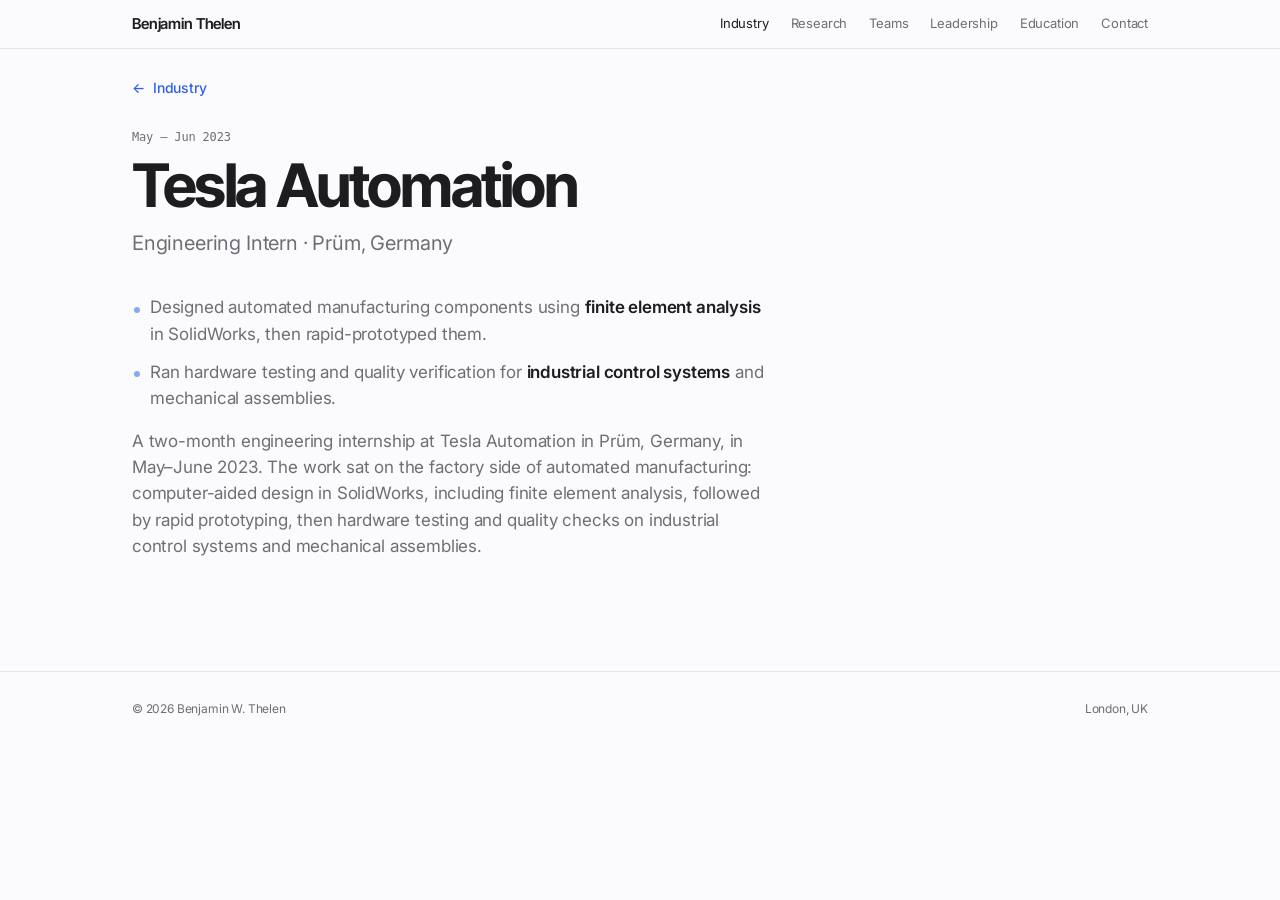
<file: projects/tesla-automation.html>
<!doctype html>
<html lang="en">
<head>
<meta charset="utf-8">
<meta name="viewport" content="width=device-width, initial-scale=1, viewport-fit=cover">
<meta property="og:title" content="Tesla Automation · Benjamin Thelen">
<meta property="og:description" content="Engineering intern at Tesla Automation in Prüm: finite element analysis, rapid prototyping, and hardware testing.">
<meta property="og:type" content="website">
<meta name="theme-color" content="#fbfbfd" media="(prefers-color-scheme: light)">
<meta name="theme-color" content="#000000" media="(prefers-color-scheme: dark)">
<link rel="icon" href="data:image/svg+xml,%3Csvg xmlns='http://www.w3.org/2000/svg' viewBox='0 0 32 32'%3E%3Crect width='32' height='32' rx='7' fill='%2307090e'/%3E%3Cpath d='M7 10h18M7 16h18M7 22h18' stroke='%236c9bff' stroke-width='2.4' stroke-linecap='round'/%3E%3Cpath d='M20 4 13 28' stroke='%23fff' stroke-width='1.4'/%3E%3C/svg%3E">
<title>Tesla Automation · Benjamin Thelen</title>
<meta name="description" content="Engineering intern at Tesla Automation in Prüm: finite element analysis, rapid prototyping, and hardware testing.">
<link rel="preconnect" href="https://fonts.googleapis.com">
<link rel="preconnect" href="https://fonts.gstatic.com" crossorigin>
<link rel="stylesheet" href="https://fonts.googleapis.com/css2?family=Inter:wght@400;500;600&family=Inter+Tight:wght@600;700&display=swap">
<link rel="stylesheet" href="../assets/style.css">
</head>
<body class="page-project" data-nav="work">
<nav class="nav" aria-label="Sections">
  <div class="wrap">
    <a class="brand" href="../index.html">Benjamin Thelen</a>
    <ul>
      <li><a href="../index.html#work">Industry</a></li>
      <li><a href="../index.html#research">Research</a></li>
      <li class="opt"><a href="../index.html#teams">Teams</a></li>
      <li class="opt"><a href="../index.html#leadership">Leadership</a></li>
      <li class="opt"><a href="../index.html#education">Education</a></li>
      <li><a href="../index.html#contact">Contact</a></li>
    </ul>
  </div>
</nav>

<main>
  <article class="project">
    <div class="wrap">
      <a class="back" href="../index.html#work">Industry</a>
      <div class="project-head">
        <div class="meta"><span class="when">May – Jun 2023</span></div>
        <h1>Tesla Automation</h1>
        <p class="role">Engineering Intern · Prüm, Germany</p>
      </div>
      <div class="project-body">
        <ul>
          <li>Designed automated manufacturing components using <strong>finite element analysis</strong> in SolidWorks, then rapid-prototyped them.</li>
          <li>Ran hardware testing and quality verification for <strong>industrial control systems</strong> and mechanical assemblies.</li>
        </ul>
      </div>
      <p class="prose">A two-month engineering internship at Tesla Automation in Prüm, Germany, in May–June 2023. The work sat on the factory side of automated manufacturing: computer-aided design in SolidWorks, including finite element analysis, followed by rapid prototyping, then hardware testing and quality checks on industrial control systems and mechanical assemblies.</p>
    </div>
  </article>
</main>

<footer>
  <div class="wrap">
    <span>© 2026 Benjamin W. Thelen</span>
    <span>London, UK</span>
  </div>
</footer>

<script src="../assets/site.js"></script>
</body>
</html>
</file>
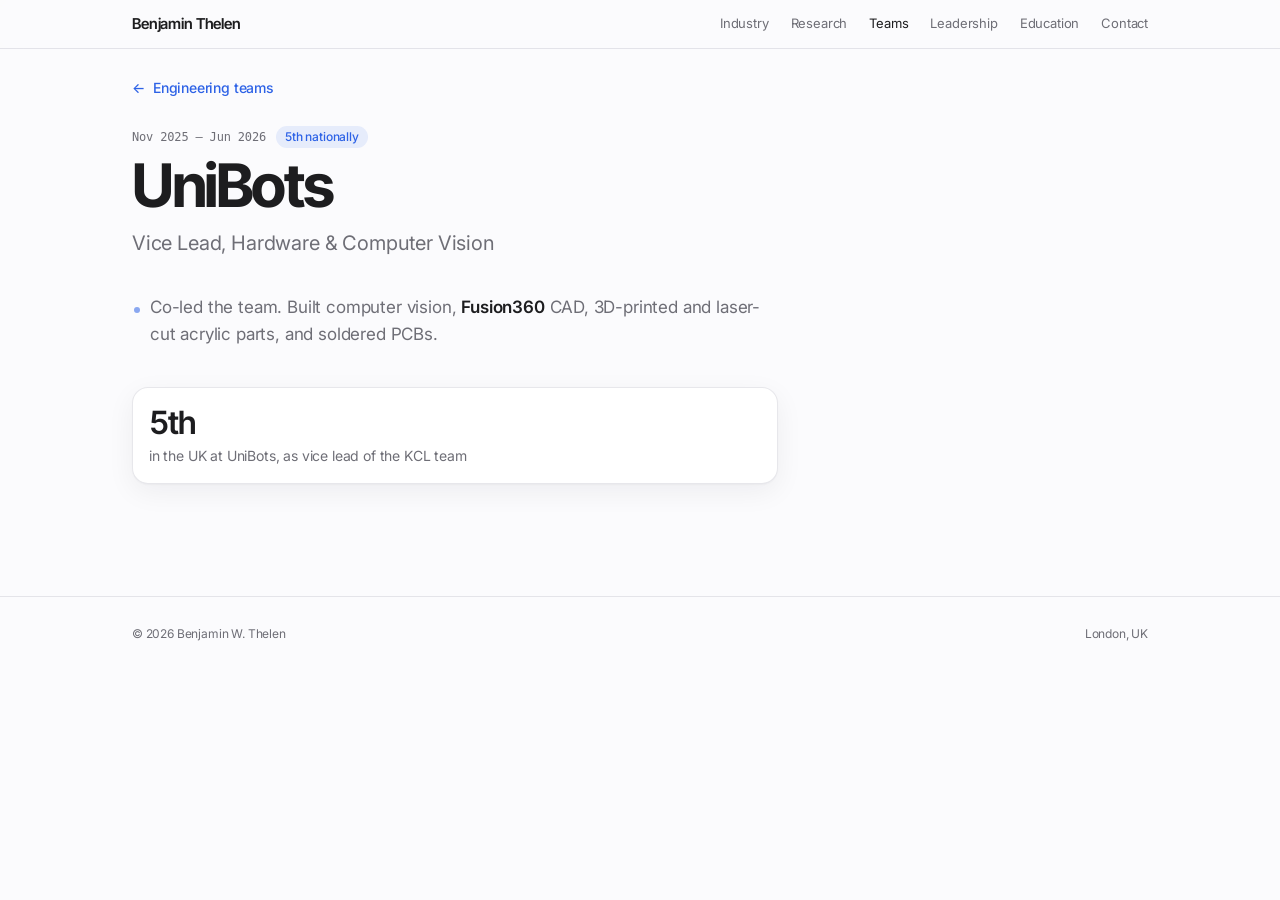
<file: projects/unibots.html>
<!doctype html>
<html lang="en">
<head>
<meta charset="utf-8">
<meta name="viewport" content="width=device-width, initial-scale=1, viewport-fit=cover">
<meta property="og:title" content="UniBots · Benjamin Thelen">
<meta property="og:description" content="Vice lead for hardware and computer vision on the KCL UniBots team, 5th nationally.">
<meta property="og:type" content="website">
<meta name="theme-color" content="#fbfbfd" media="(prefers-color-scheme: light)">
<meta name="theme-color" content="#000000" media="(prefers-color-scheme: dark)">
<link rel="icon" href="data:image/svg+xml,%3Csvg xmlns='http://www.w3.org/2000/svg' viewBox='0 0 32 32'%3E%3Crect width='32' height='32' rx='7' fill='%2307090e'/%3E%3Cpath d='M7 10h18M7 16h18M7 22h18' stroke='%236c9bff' stroke-width='2.4' stroke-linecap='round'/%3E%3Cpath d='M20 4 13 28' stroke='%23fff' stroke-width='1.4'/%3E%3C/svg%3E">
<title>UniBots · Benjamin Thelen</title>
<meta name="description" content="Vice lead for hardware and computer vision on the KCL UniBots team, 5th nationally.">
<link rel="preconnect" href="https://fonts.googleapis.com">
<link rel="preconnect" href="https://fonts.gstatic.com" crossorigin>
<link rel="stylesheet" href="https://fonts.googleapis.com/css2?family=Inter:wght@400;500;600&family=Inter+Tight:wght@600;700&display=swap">
<link rel="stylesheet" href="../assets/style.css">
</head>
<body class="page-project" data-nav="teams">
<nav class="nav" aria-label="Sections">
  <div class="wrap">
    <a class="brand" href="../index.html">Benjamin Thelen</a>
    <ul>
      <li><a href="../index.html#work">Industry</a></li>
      <li><a href="../index.html#research">Research</a></li>
      <li class="opt"><a href="../index.html#teams">Teams</a></li>
      <li class="opt"><a href="../index.html#leadership">Leadership</a></li>
      <li class="opt"><a href="../index.html#education">Education</a></li>
      <li><a href="../index.html#contact">Contact</a></li>
    </ul>
  </div>
</nav>

<main>
  <article class="project">
    <div class="wrap">
      <a class="back" href="../index.html#teams">Engineering teams</a>
      <div class="project-head">
        <div class="meta"><span class="when">Nov 2025 – Jun 2026</span><span class="badge">5th nationally</span></div>
        <h1>UniBots</h1>
        <p class="role">Vice Lead, Hardware &amp; Computer Vision</p>
      </div>
      <div class="project-body">
        <ul>
          <li>Co-led the team. Built computer vision, <strong>Fusion360</strong> CAD, 3D-printed and laser-cut acrylic parts, and soldered PCBs.</li>
        </ul>
      </div>
            <div class="results">
              <div class="stat" data-tilt data-tilt-max="6"><div class="n">5th</div><div class="l">in the UK at UniBots, as vice lead of the KCL team</div></div>
            </div>
    </div>
  </article>
</main>

<footer>
  <div class="wrap">
    <span>© 2026 Benjamin W. Thelen</span>
    <span>London, UK</span>
  </div>
</footer>

<script src="../assets/site.js"></script>
</body>
</html>
</file>
<file: assets/style.css>
body { margin: 0; } img { max-width: 100%; } [hidden] { display: none !important; }
/* Layout: Apple-style product page. One sticky glass nav, a hero with a live
   muon-telescope detector panel, then calm two-tone section headlines over
   white/black surfaces. The detector panel is the single loud element. */
:root {
  --bg: #fbfbfd;
  --surface: #ffffff;
  --surface-2: #f3f4f8;
  --fg: #1d1d1f;
  --fg-2: #6e6e76;
  --line: rgba(20, 24, 60, 0.10);
  --accent: #2d62e6;          /* scintillator blue */
  --accent-soft: rgba(45, 98, 230, 0.10);
  --nav: rgba(251, 251, 253, 0.74);
  --shadow: 0 1px 2px rgba(10, 14, 40, 0.04), 0 8px 28px rgba(10, 14, 40, 0.06);
  --panel: #07090e;           /* detector panel: dark in both themes by design */
  --panel-line: rgba(140, 170, 255, 0.16);
  --panel-fg: #e7ecf7;
  --panel-fg-2: #8b95ad;

  --display: -apple-system, BlinkMacSystemFont, "SF Pro Display", "Inter Tight", "Helvetica Neue", Arial, sans-serif;
  --text: -apple-system, BlinkMacSystemFont, "SF Pro Text", "Inter", "Helvetica Neue", Arial, sans-serif;
  --mono: ui-monospace, "SF Mono", Menlo, Consolas, monospace;

  --radius: 22px;
  --max: 1080px;
}
@media (prefers-color-scheme: dark) {
  :root:not([data-theme="light"]) {
    --bg: #000000;
    --surface: #111114;
    --surface-2: #1b1c21;
    --fg: #f5f5f7;
    --fg-2: #a1a1aa;
    --line: rgba(255, 255, 255, 0.12);
    --accent: #6c9bff;
    --accent-soft: rgba(108, 155, 255, 0.14);
    --nav: rgba(0, 0, 0, 0.66);
    --shadow: none;
    --panel: #0a0c12;
    --panel-line: rgba(140, 170, 255, 0.18);
    color-scheme: dark;
  }
}
:root[data-theme="dark"] {
  --bg: #000000;
  --surface: #111114;
  --surface-2: #1b1c21;
  --fg: #f5f5f7;
  --fg-2: #a1a1aa;
  --line: rgba(255, 255, 255, 0.12);
  --accent: #6c9bff;
  --accent-soft: rgba(108, 155, 255, 0.14);
  --nav: rgba(0, 0, 0, 0.66);
  --shadow: none;
  --panel: #0a0c12;
  --panel-line: rgba(140, 170, 255, 0.18);
  color-scheme: dark;
}

* { box-sizing: border-box; }
html { scroll-behavior: smooth; scroll-padding-top: 64px; }
@media (prefers-reduced-motion: reduce) { html { scroll-behavior: auto; } }
body {
  background: var(--bg);
  color: var(--fg);
  font-family: var(--text);
  font-size: 17px;
  line-height: 1.5;
  letter-spacing: -0.01em;
  -webkit-font-smoothing: antialiased;
  overflow-x: hidden;
}
body::before {
  content: ""; position: fixed; inset: 0 0 auto;
  height: env(safe-area-inset-top, 0px); z-index: 10; background: var(--nav);
}
a { color: var(--accent); text-decoration: none; }
a:hover { text-decoration: underline; text-underline-offset: 3px; }
:focus-visible { outline: 2px solid var(--accent); outline-offset: 3px; border-radius: 6px; }
strong { font-weight: 600; color: var(--fg); }

.wrap {
  max-width: var(--max);
  margin: 0 auto;
  padding-left: max(16px, env(safe-area-inset-left, 0px));
  padding-right: max(16px, env(safe-area-inset-right, 0px));
}
@media (min-width: 720px) {
  .wrap {
    padding-left: max(32px, env(safe-area-inset-left, 0px));
    padding-right: max(32px, env(safe-area-inset-right, 0px));
  }
}

/* ---------- nav ---------- */
.nav {
  position: sticky; top: env(safe-area-inset-top, 0px); z-index: 20;
  background: var(--nav);
  -webkit-backdrop-filter: saturate(180%) blur(20px);
  backdrop-filter: saturate(180%) blur(20px);
  border-bottom: 1px solid var(--line);
}
.nav .wrap { display: flex; align-items: center; justify-content: space-between; gap: 16px; height: 48px; }
.brand { font-family: var(--display); font-weight: 600; font-size: 15px; color: var(--fg); letter-spacing: -0.01em; white-space: nowrap; }
.brand:hover { text-decoration: none; }
.nav ul { display: flex; gap: 22px; list-style: none; margin: 0; padding: 0; font-size: 13px; }
.nav ul a { color: var(--fg-2); }
.nav ul a:hover, .nav ul a[aria-current="true"] { color: var(--fg); text-decoration: none; }
@media (max-width: 680px) { .nav ul .opt { display: none; } .nav ul { gap: 16px; } }

/* ---------- hero ---------- */
.hero { padding-block: clamp(48px, 9vw, 104px) clamp(40px, 6vw, 72px); }
.hero .wrap { display: grid; grid-template-columns: minmax(0, 1.2fr) minmax(0, 1fr); gap: clamp(32px, 5vw, 64px); align-items: center; }
@media (max-width: 860px) { .hero .wrap { grid-template-columns: minmax(0, 1fr); } }
.eyebrow {
  font-family: var(--mono); font-size: 12px; letter-spacing: 0.08em; text-transform: uppercase;
  color: var(--accent); margin: 0 0 14px;
}
h1 {
  font-family: var(--display); font-weight: 700;
  font-size: clamp(42px, 5.1vw, 66px); line-height: 1.02; letter-spacing: -0.045em;
  margin: 0 0 22px; text-wrap: balance;
}
h1 .soft { color: var(--fg-2); }
@media (min-width: 861px) { h1 span { white-space: nowrap; } }
@media (max-width: 860px) { h1 { font-size: clamp(42px, 11vw, 72px); } }
.lede { font-size: clamp(18px, 2vw, 21px); line-height: 1.45; color: var(--fg-2); max-width: 34em; margin: 0 0 28px; letter-spacing: -0.015em; }
.lede strong { color: var(--fg); font-weight: 500; }
.cta { display: flex; flex-wrap: wrap; gap: 12px; }
.btn {
  display: inline-flex; align-items: center; gap: 8px;
  font-size: 15px; font-weight: 500; padding: 11px 20px; border-radius: 999px;
  border: 1px solid transparent; transition: transform .15s ease, background .15s ease;
}
.btn:hover { text-decoration: none; }
.btn:active { transform: scale(0.98); }
.btn-primary { background: var(--accent); color: #fff; }
.btn-primary:hover { filter: brightness(1.08); }
.btn-ghost { color: var(--accent); border-color: var(--line); background: transparent; }
.btn-ghost:hover { background: var(--accent-soft); }

/* detector panel */
.detector {
  margin: 0; position: relative; border-radius: 28px; overflow: hidden;
  background: var(--panel); border: 1px solid var(--panel-line);
  aspect-ratio: 1 / 1; max-width: 100%;
  box-shadow: 0 30px 80px -30px rgba(30, 60, 160, 0.45);
}
.detector canvas { position: absolute; inset: 0; width: 100%; height: 100%; display: block; }
.readout {
  position: absolute; left: 18px; right: 18px; display: flex; justify-content: space-between; gap: 12px;
  font-family: var(--mono); font-size: 11px; letter-spacing: 0.04em; color: var(--panel-fg-2);
  pointer-events: none;
}
.readout.top { top: 16px; }
.readout.bottom { bottom: 14px; }
.readout b { color: var(--panel-fg); font-weight: 500; font-variant-numeric: tabular-nums; }
.live { display: inline-flex; align-items: center; gap: 7px; }
.live::before { content: ""; width: 6px; height: 6px; border-radius: 50%; background: #6c9bff; box-shadow: 0 0 10px #6c9bff; }
.fig-cap { font-size: 13px; color: var(--fg-2); margin: 12px 4px 0; line-height: 1.45; }
.fig-cap code { font-family: var(--mono); font-size: 12px; }

/* ---------- stats ---------- */
.stats { border-block: 1px solid var(--line); }
.stats .wrap { display: grid; grid-template-columns: repeat(4, minmax(0, 1fr)); }
.stat { padding-block: 28px; padding-inline: 20px; border-left: 1px solid var(--line); min-width: 0; }
.stat:first-child { border-left: 0; padding-left: 0; }
.stat .n { font-family: var(--display); font-weight: 600; font-size: clamp(28px, 3.4vw, 40px); letter-spacing: -0.035em; line-height: 1.05; font-variant-numeric: tabular-nums; }
.stat .l { font-size: 14px; color: var(--fg-2); margin-top: 6px; line-height: 1.4; }
@media (max-width: 820px) {
  .stats .wrap { grid-template-columns: repeat(2, minmax(0, 1fr)); }
  .stat { padding-inline: 16px; }
  .stat:nth-child(odd) { border-left: 0; padding-left: 0; }
  .stat:nth-child(n+3) { border-top: 1px solid var(--line); }
}

/* ---------- sections ---------- */
section.block { padding-block: clamp(64px, 9vw, 112px) 0; }
section.block:last-of-type { padding-bottom: clamp(64px, 9vw, 112px); }
h2 {
  font-family: var(--display); font-weight: 700;
  font-size: clamp(34px, 5.2vw, 56px); line-height: 1.04; letter-spacing: -0.04em;
  margin: 0 0 clamp(28px, 4vw, 44px); max-width: 18em; text-wrap: balance;
}
h2 .soft { color: var(--fg-2); }

.grid { display: grid; gap: 20px; grid-template-columns: repeat(2, minmax(0, 1fr)); }
.grid.three { grid-template-columns: repeat(3, minmax(0, 1fr)); }
@media (max-width: 900px) { .grid.three { grid-template-columns: minmax(0, 1fr); } }
@media (max-width: 760px) { .grid { grid-template-columns: minmax(0, 1fr); } }
.span-2 { grid-column: 1 / -1; }

.card {
  background: var(--surface); border-radius: var(--radius); padding: clamp(22px, 3vw, 32px);
  box-shadow: var(--shadow); border: 1px solid var(--line); min-width: 0;
  display: flex; flex-direction: column; gap: 14px;
}
.meta { display: flex; align-items: center; gap: 10px; flex-wrap: wrap; min-height: 22px; margin-bottom: -4px; }
.badge { font-size: 12px; font-weight: 500; color: var(--accent); background: var(--accent-soft); padding: 2px 9px; border-radius: 999px; white-space: nowrap; }
.card h3 { font-family: var(--display); font-weight: 600; font-size: clamp(21px, 2.3vw, 26px); letter-spacing: -0.025em; line-height: 1.15; margin: 0; }
.when { font-family: var(--mono); font-size: 12px; color: var(--fg-2); white-space: nowrap; font-variant-numeric: tabular-nums; }
.role { font-size: 15px; color: var(--fg-2); margin: -8px 0 2px; }
.card ul { margin: 0; padding: 0; list-style: none; display: grid; gap: 9px; }
.card li { position: relative; padding-left: 18px; font-size: 16px; line-height: 1.5; color: var(--fg-2); }
.card li strong { color: var(--fg); }
.card li::before { content: ""; position: absolute; left: 2px; top: 0.68em; width: 6px; height: 6px; border-radius: 50%; background: var(--accent); opacity: 0.55; }

/* featured card */
.card.feature { background: var(--surface); }
.feature-body { display: grid; grid-template-columns: minmax(0, 1.3fr) minmax(0, 1fr); gap: 28px; align-items: center; }
@media (max-width: 760px) { .feature-body { grid-template-columns: minmax(0, 1fr); } }

/* path diagram for GNA-G */
.path { border-radius: 16px; background: var(--surface-2); padding: 18px; display: grid; gap: 14px; min-width: 0; }
.path svg { width: 100%; height: auto; display: block; }
.path .legend { display: grid; grid-template-columns: repeat(3, minmax(0, 1fr)); gap: 8px; font-size: 12px; color: var(--fg-2); }
.path .legend div { display: grid; gap: 2px; }
.path .legend b { font-family: var(--mono); font-weight: 500; font-size: 13px; color: var(--fg); font-variant-numeric: tabular-nums; }

/* education timeline */
.timeline { list-style: none; margin: 0; padding: 0; border-top: 1px solid var(--line); }
.timeline li { display: grid; grid-template-columns: 170px minmax(0, 1fr) auto; gap: 8px 24px; padding-block: 22px; border-bottom: 1px solid var(--line); align-items: baseline; }
.timeline .when { font-size: 13px; }
.timeline h3 { font-family: var(--display); font-size: 21px; font-weight: 600; letter-spacing: -0.02em; margin: 0 0 4px; }
.timeline p { margin: 0; color: var(--fg-2); font-size: 15px; }
.timeline .grade { font-family: var(--display); font-weight: 600; font-size: 19px; letter-spacing: -0.02em; text-align: right; white-space: nowrap; }
@media (max-width: 680px) {
  .timeline li { grid-template-columns: minmax(0, 1fr) auto; }
  .timeline .when { grid-column: 1 / -1; }
}

/* toolkit */
.kit { display: grid; gap: 0; border-top: 1px solid var(--line); }
.kit-row { display: grid; grid-template-columns: 170px minmax(0, 1fr); gap: 10px 24px; padding-block: 18px; border-bottom: 1px solid var(--line); align-items: baseline; }
.kit-row h3 { margin: 0; font-size: 15px; font-weight: 600; letter-spacing: -0.01em; }
.chips { display: flex; flex-wrap: wrap; gap: 8px; }
.chip { font-size: 14px; padding: 5px 12px; border-radius: 999px; border: 1px solid var(--line); color: var(--fg); background: var(--surface); }
@media (max-width: 600px) { .kit-row { grid-template-columns: minmax(0, 1fr); } }

/* contact */
.contact { text-align: left; }
.contact-card {
  border-radius: 28px; padding: clamp(28px, 5vw, 56px); background: var(--surface); border: 1px solid var(--line);
  box-shadow: var(--shadow); display: grid; grid-template-columns: minmax(0, 1.2fr) minmax(0, 1fr); gap: 32px; align-items: center;
}
@media (max-width: 760px) { .contact-card { grid-template-columns: minmax(0, 1fr); } }
.contact-card h2 { margin-bottom: 12px; }
.contact-card p { color: var(--fg-2); margin: 0; max-width: 32em; }
.links { display: grid; gap: 10px; }
.link-row {
  display: flex; align-items: center; justify-content: space-between; gap: 12px; min-width: 0;
  padding: 14px 16px; border-radius: 14px; background: var(--surface-2); color: var(--fg);
}
.link-row:hover { text-decoration: none; background: var(--accent-soft); }
.link-row .k { font-size: 12px; color: var(--fg-2); font-family: var(--mono); letter-spacing: 0.04em; text-transform: uppercase; }
.link-row .v { font-size: 15px; font-weight: 500; overflow-wrap: anywhere; user-select: all; }
.link-row .stack { display: grid; gap: 2px; min-width: 0; }
.copy {
  font: inherit; font-size: 13px; font-weight: 500; color: var(--accent); background: transparent;
  border: 1px solid var(--line); border-radius: 999px; padding: 6px 12px; cursor: pointer; white-space: nowrap;
}
.copy:hover { background: var(--accent-soft); }
.arrow { color: var(--fg-2); font-size: 18px; }

footer { padding-block: 28px calc(28px + env(safe-area-inset-bottom, 0px)); border-top: 1px solid var(--line); color: var(--fg-2); font-size: 12px; }
footer .wrap { display: flex; justify-content: space-between; gap: 12px; flex-wrap: wrap; }

/* ---------- clickable cards ---------- */
a.card {
  color: inherit;
  text-decoration: none;
  transition: transform .2s ease, box-shadow .2s ease, border-color .2s ease;
}
a.card:hover { text-decoration: none; }
a.card:hover, a.card:focus-visible {
  transform: translateY(-4px);
  border-color: color-mix(in srgb, var(--accent) 40%, var(--line));
}
a.card:focus-visible { outline: 2px solid var(--accent); outline-offset: 4px; }
.card-open {
  margin-top: auto;
  padding-top: 4px;
  font-size: 14px;
  font-weight: 500;
  color: var(--accent);
  display: inline-flex;
  align-items: center;
  gap: 6px;
}
.card-open::after { content: "→"; }

/* ---------- project pages ---------- */
.project { padding-bottom: clamp(64px, 9vw, 112px); }
.back {
  display: inline-flex;
  align-items: center;
  gap: 8px;
  font-size: 14px;
  font-weight: 500;
  margin: 28px 0 28px;
  color: var(--accent);
}
.back::before { content: "←"; }
.project-head { max-width: 34em; }
.project-head h1 {
  font-family: var(--display);
  font-weight: 700;
  font-size: clamp(36px, 5.4vw, 60px);
  line-height: 1.04;
  letter-spacing: -0.04em;
  margin: 10px 0 12px;
  text-wrap: balance;
}
.project-head .role { font-size: clamp(17px, 2vw, 20px); margin: 0 0 8px; }
.project-body {
  max-width: 38em;
  margin-top: clamp(24px, 4vw, 36px);
}
.project-body ul {
  margin: 0;
  padding: 0;
  list-style: none;
  display: grid;
  gap: 12px;
}
.project-body li {
  position: relative;
  padding-left: 18px;
  font-size: 17px;
  line-height: 1.55;
  color: var(--fg-2);
}
.project-body li strong { color: var(--fg); }
.project-body li::before {
  content: "";
  position: absolute;
  left: 2px;
  top: 0.72em;
  width: 6px;
  height: 6px;
  border-radius: 50%;
  background: var(--accent);
  opacity: 0.55;
}
.results {
  display: grid;
  grid-template-columns: repeat(auto-fit, minmax(140px, 1fr));
  gap: 12px;
  margin-top: clamp(28px, 4vw, 40px);
  max-width: 38em;
}
.results .stat {
  padding: 18px 16px;
  border: 1px solid var(--line);
  border-radius: 16px;
  background: var(--surface);
  box-shadow: var(--shadow);
  min-width: 0;
}
.results .stat:first-child,
.results .stat:nth-child(odd),
.results .stat:nth-child(n+3) {
  border: 1px solid var(--line);
  padding: 18px 16px;
}
.results .stat .n { font-size: clamp(24px, 3vw, 32px); }
.project-visual { margin-top: clamp(32px, 5vw, 48px); }
.project-visual .path { max-width: 640px; }
.project-visual .detector {
  max-width: 520px;
  aspect-ratio: 1 / 1;
}
.project-visual .fig-cap { max-width: 38em; }

/* reveal-on-scroll: visible by default so a JS failure never hides content */
.reveal.in { opacity: 1; transform: none; transition: opacity .55s ease, transform .55s ease; }
html.js .reveal:not(.in) { opacity: 0; transform: translateY(14px); }

/* TCP path live packets */
.path-live { position: relative; }
.path-live svg { overflow: hidden; }
.pkt { /* filled by JS / CSS */ }

@media (prefers-reduced-motion: reduce) {
  a.card { transition: none; }
  a.card:hover, a.card:focus-visible { transform: none; }
  .reveal, .reveal.in { opacity: 1; transform: none; transition: none; }
}

/* ---------- 3D pointer tilt ---------- */
[data-tilt] {
  --tilt-rx: 0deg;
  --tilt-ry: 0deg;
  --glare-x: 50%;
  --glare-y: 50%;
  --glare-o: 0;
  position: relative;
  transform: perspective(900px) rotateX(var(--tilt-rx)) rotateY(var(--tilt-ry));
  transform-style: preserve-3d;
  will-change: transform;
}
[data-tilt]::after {
  content: "";
  position: absolute;
  inset: 0;
  border-radius: inherit;
  pointer-events: none;
  background: radial-gradient(circle at var(--glare-x) var(--glare-y), rgba(255,255,255,0.22), transparent 58%);
  opacity: var(--glare-o);
  mix-blend-mode: soft-light;
  z-index: 3;
}
a.card[data-tilt]:hover,
a.card[data-tilt]:focus-visible {
  transform: perspective(900px) rotateX(var(--tilt-rx)) rotateY(var(--tilt-ry)) translateZ(8px);
  border-color: color-mix(in srgb, var(--accent) 40%, var(--line));
}
.tilt-layer { transform: translateZ(18px); }

/* ---------- 3D muon telescope ---------- */
.detector .telescope-scene {
  position: absolute;
  left: 8%;
  right: 8%;
  top: 18%;
  height: 46%;
  transform-style: preserve-3d;
  transform: rotateX(64deg) rotateZ(-22deg);
  transform-origin: 50% 50%;
  pointer-events: none;
}
.sc-plate {
  position: absolute;
  left: 12%;
  width: 76%;
  height: 18px;
  top: 42%;
  margin-top: -9px;
  border-radius: 3px;
  background: linear-gradient(180deg, rgba(170,205,255,0.42), rgba(108,155,255,0.14));
  border: 1px solid rgba(180,210,255,0.55);
  box-shadow: 0 12px 24px rgba(0,0,0,0.4), 0 0 16px rgba(108,155,255,0.22);
  backface-visibility: hidden;
}
.sc-plate[data-i="0"] { transform: translateZ(46px); }
.sc-plate[data-i="1"] { transform: translateZ(0); }
.sc-plate[data-i="2"] { transform: translateZ(-46px); }
.sc-plate.on {
  background: linear-gradient(180deg, rgba(200,225,255,0.85), rgba(108,155,255,0.45));
  box-shadow: 0 0 28px rgba(108,155,255,0.85), 0 8px 18px rgba(0,0,0,0.3);
  border-color: rgba(220,235,255,0.9);
}
.sc-plate .pmt {
  position: absolute;
  right: -46px;
  top: 50%;
  transform: translateY(-50%) rotateX(-58deg) rotateZ(18deg);
  font-family: var(--mono);
  font-size: 9px;
  letter-spacing: 0.04em;
  color: var(--panel-fg-2);
  white-space: nowrap;
}
.muon-track {
  position: absolute;
  top: -40%;
  width: 2px;
  height: 170%;
  margin-left: -1px;
  background: linear-gradient(to bottom, transparent 0%, rgba(200,220,255,0.15) 20%, rgba(220,235,255,0.95) 100%);
  border-radius: 1px;
  transform-origin: top center;
  filter: drop-shadow(0 0 4px rgba(180,210,255,0.8));
  pointer-events: none;
}
.muon-track.miss {
  background: linear-gradient(to bottom, transparent 0%, rgba(139,149,173,0.15) 20%, rgba(139,149,173,0.55) 100%);
  filter: none;
  width: 1.5px;
}
.detector .hist-canvas {
  position: absolute;
  left: 0;
  right: 0;
  top: auto;
  bottom: 0;
  height: 32%;
  width: 100%;
  display: block;
}

/* ---------- decoder lattice & plot ---------- */
.decoder-viz, .decoder-plot {
  border-radius: 16px;
  background: var(--surface-2);
  padding: 16px 16px 12px;
  min-width: 0;
}
.decoder-viz svg, .decoder-plot svg { width: 100%; height: auto; display: block; }
.decoder-tools {
  display: flex;
  flex-wrap: wrap;
  gap: 8px;
  margin: 12px 0 0;
}
.decoder-tools button {
  font: inherit;
  font-size: 13px;
  font-weight: 500;
  color: var(--fg);
  background: var(--surface);
  border: 1px solid var(--line);
  border-radius: 999px;
  padding: 6px 12px;
  cursor: pointer;
}
.decoder-tools button[aria-pressed="true"] {
  color: #fff;
  background: var(--accent);
  border-color: transparent;
}
.decoder-tools button:hover { background: var(--accent-soft); }
.decoder-tools button[aria-pressed="true"]:hover { background: var(--accent); filter: brightness(1.08); }
.note {
  font-size: 13px;
  color: var(--fg-2);
  margin: 10px 0 0;
  line-height: 1.45;
  max-width: 42em;
}
table.data {
  width: 100%;
  max-width: 42em;
  border-collapse: collapse;
  font-size: 14px;
  margin-top: clamp(28px, 4vw, 40px);
}
table.data th, table.data td {
  text-align: left;
  padding: 10px 12px;
  border-bottom: 1px solid var(--line);
  font-variant-numeric: tabular-nums;
}
table.data th {
  font-family: var(--mono);
  font-size: 11px;
  letter-spacing: 0.04em;
  text-transform: uppercase;
  color: var(--fg-2);
  font-weight: 500;
}
table.data td { color: var(--fg-2); }
table.data td strong { color: var(--fg); }

/* ---------- project prose & outbound links ---------- */
.prose {
  color: var(--fg-2);
  font-size: 17px;
  line-height: 1.55;
  max-width: 38em;
  margin: 16px 0 0;
}
.prose strong { color: var(--fg); font-weight: 600; }
.card-blurb {
  font-size: 16px;
  line-height: 1.5;
  color: var(--fg-2);
  margin: 0;
}
.out-links {
  display: flex;
  flex-wrap: wrap;
  gap: 8px;
  margin-top: auto;
  padding-top: 8px;
}
.out-links a {
  font-size: 13px;
  font-weight: 500;
  color: var(--accent);
  border: 1px solid var(--line);
  border-radius: 999px;
  padding: 5px 11px;
}
.out-links a:hover { background: var(--accent-soft); text-decoration: none; }

@media (prefers-reduced-motion: reduce) {
  [data-tilt],
  a.card[data-tilt]:hover,
  a.card[data-tilt]:focus-visible {
    transform: none !important;
    will-change: auto;
  }
  [data-tilt]::after { display: none; }
}
</file>
